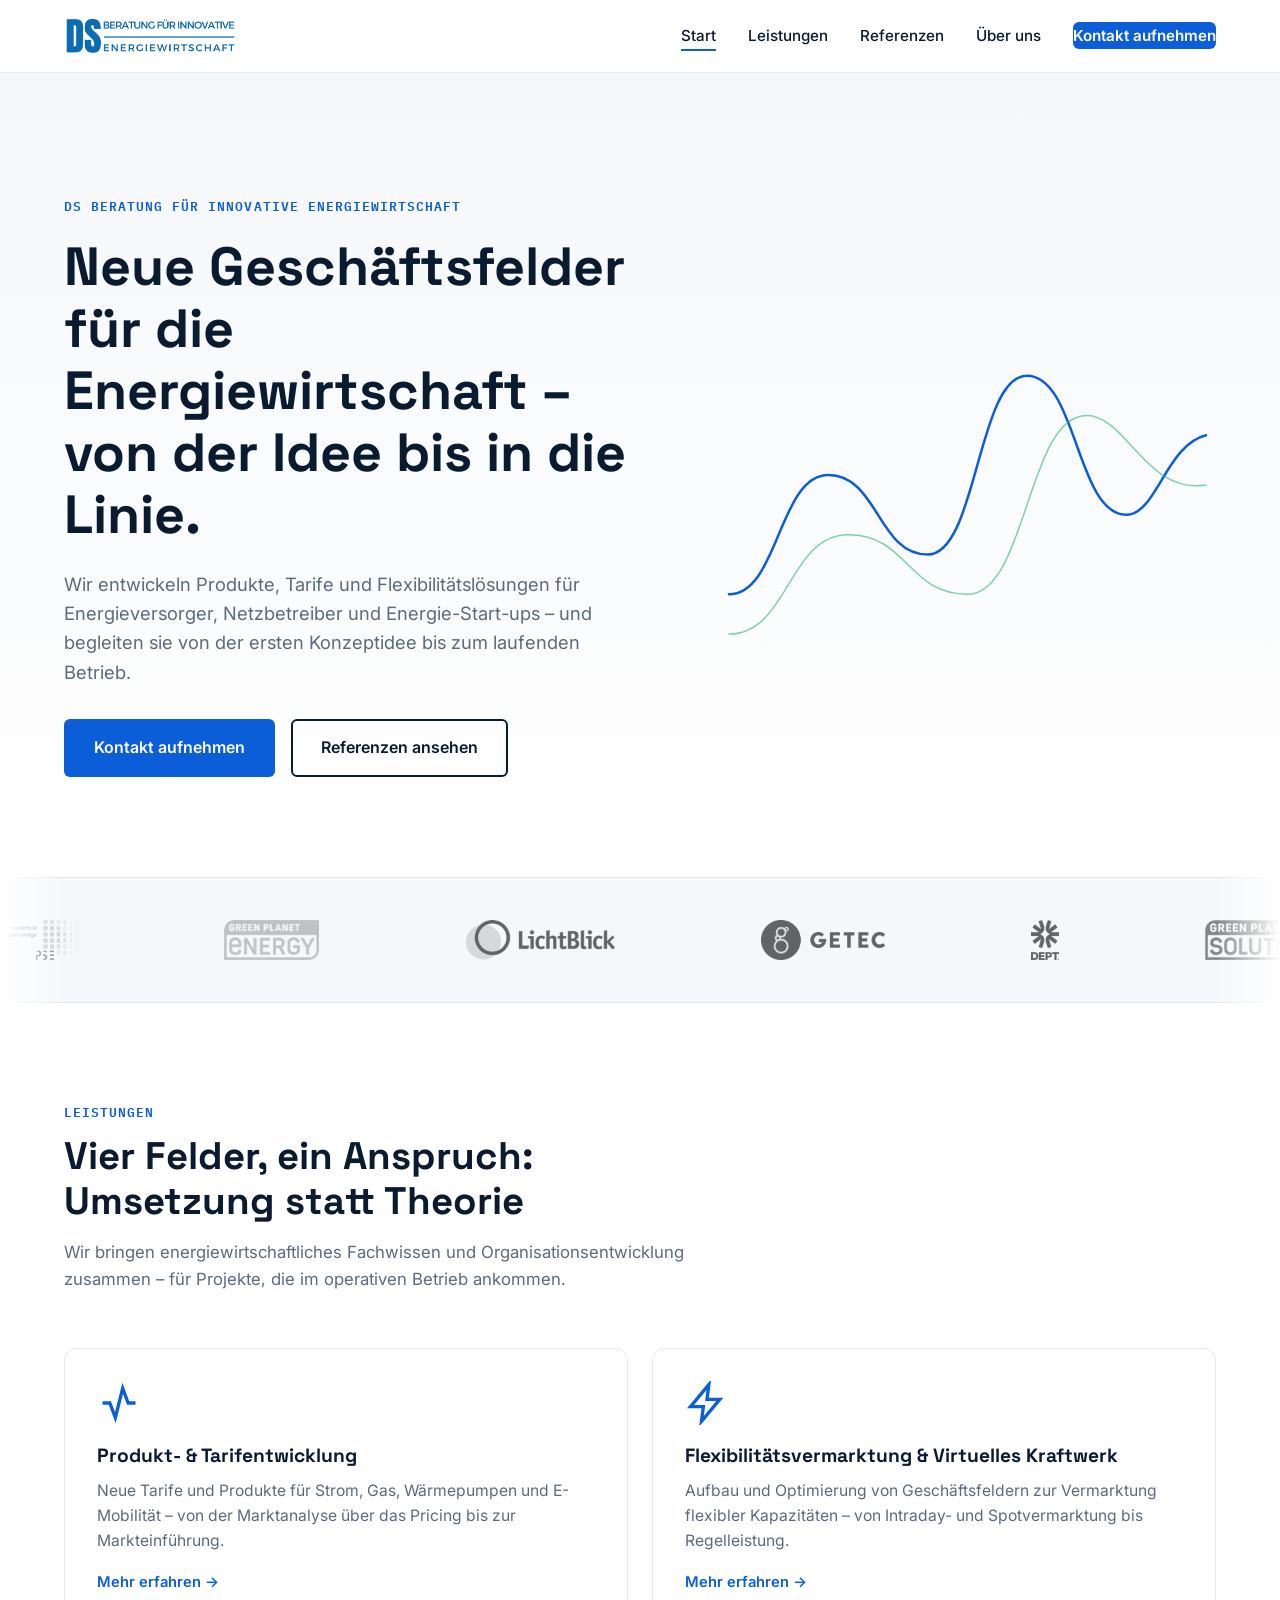
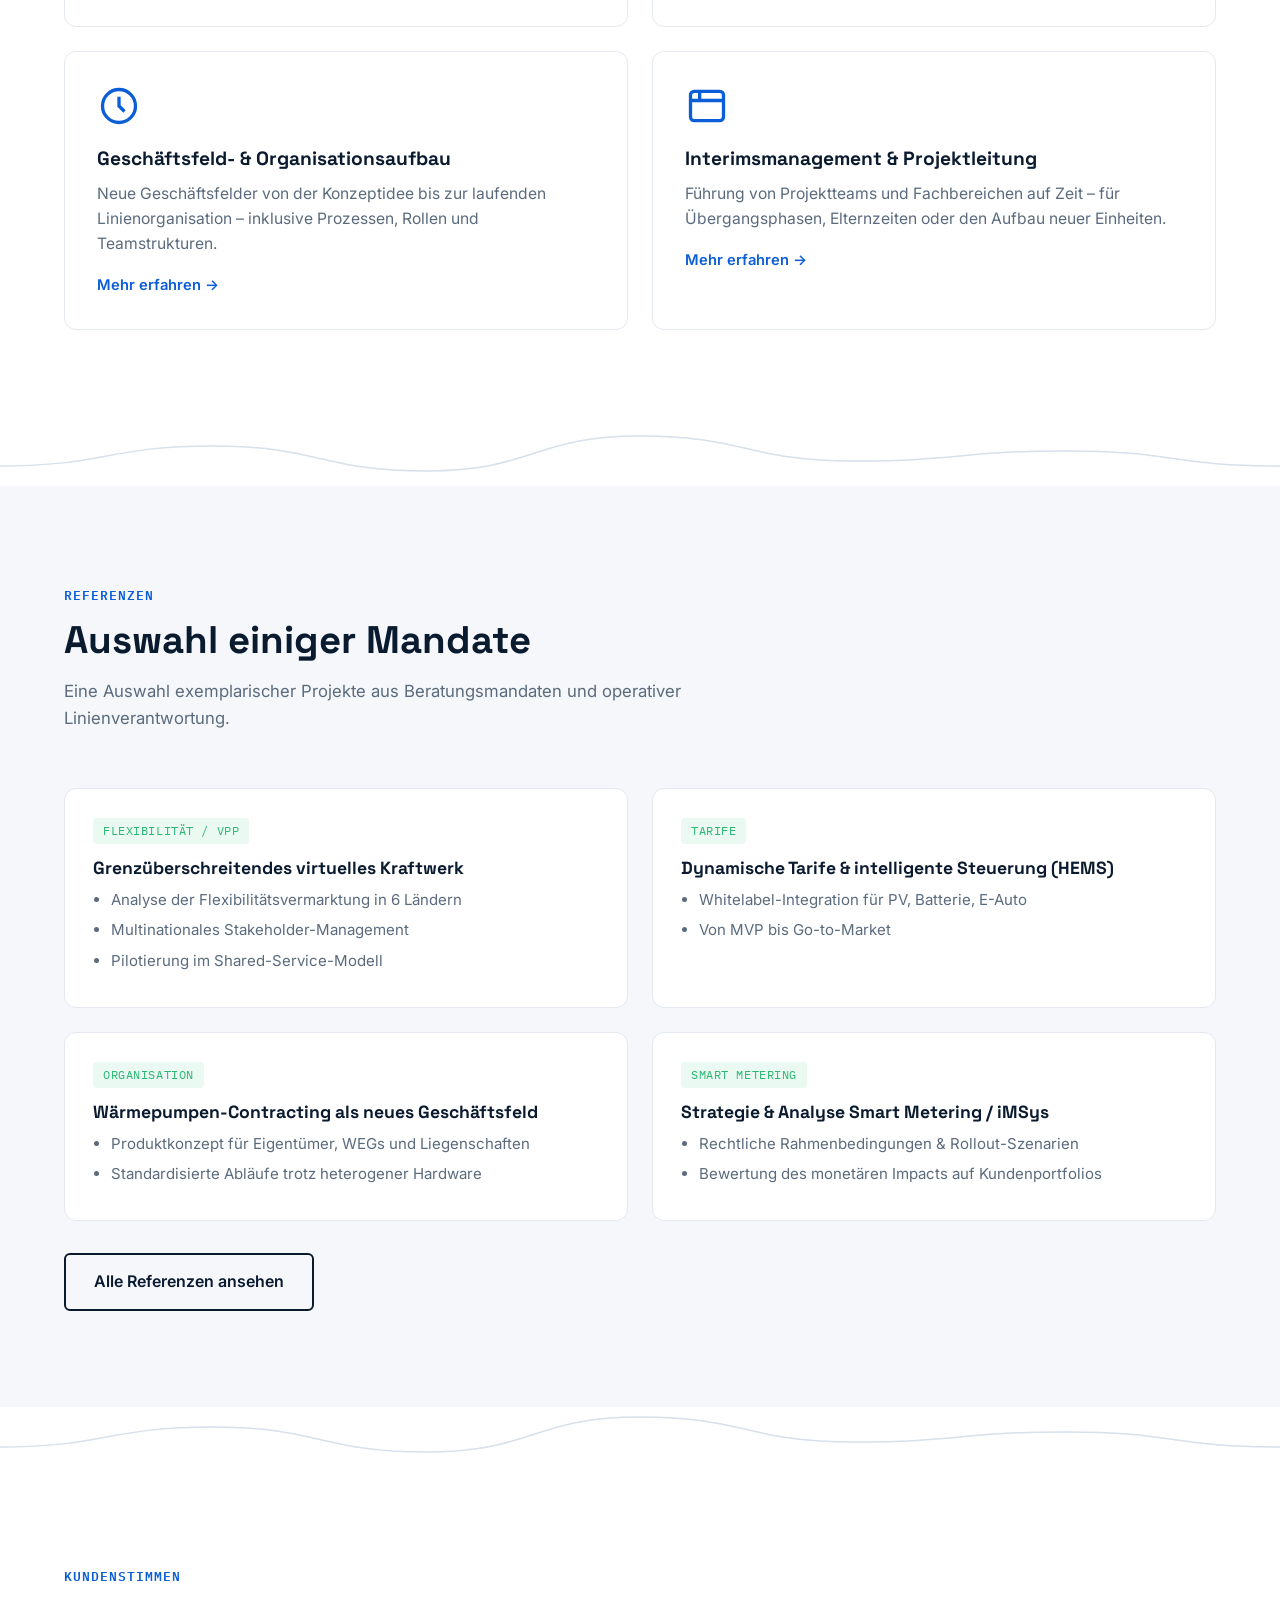
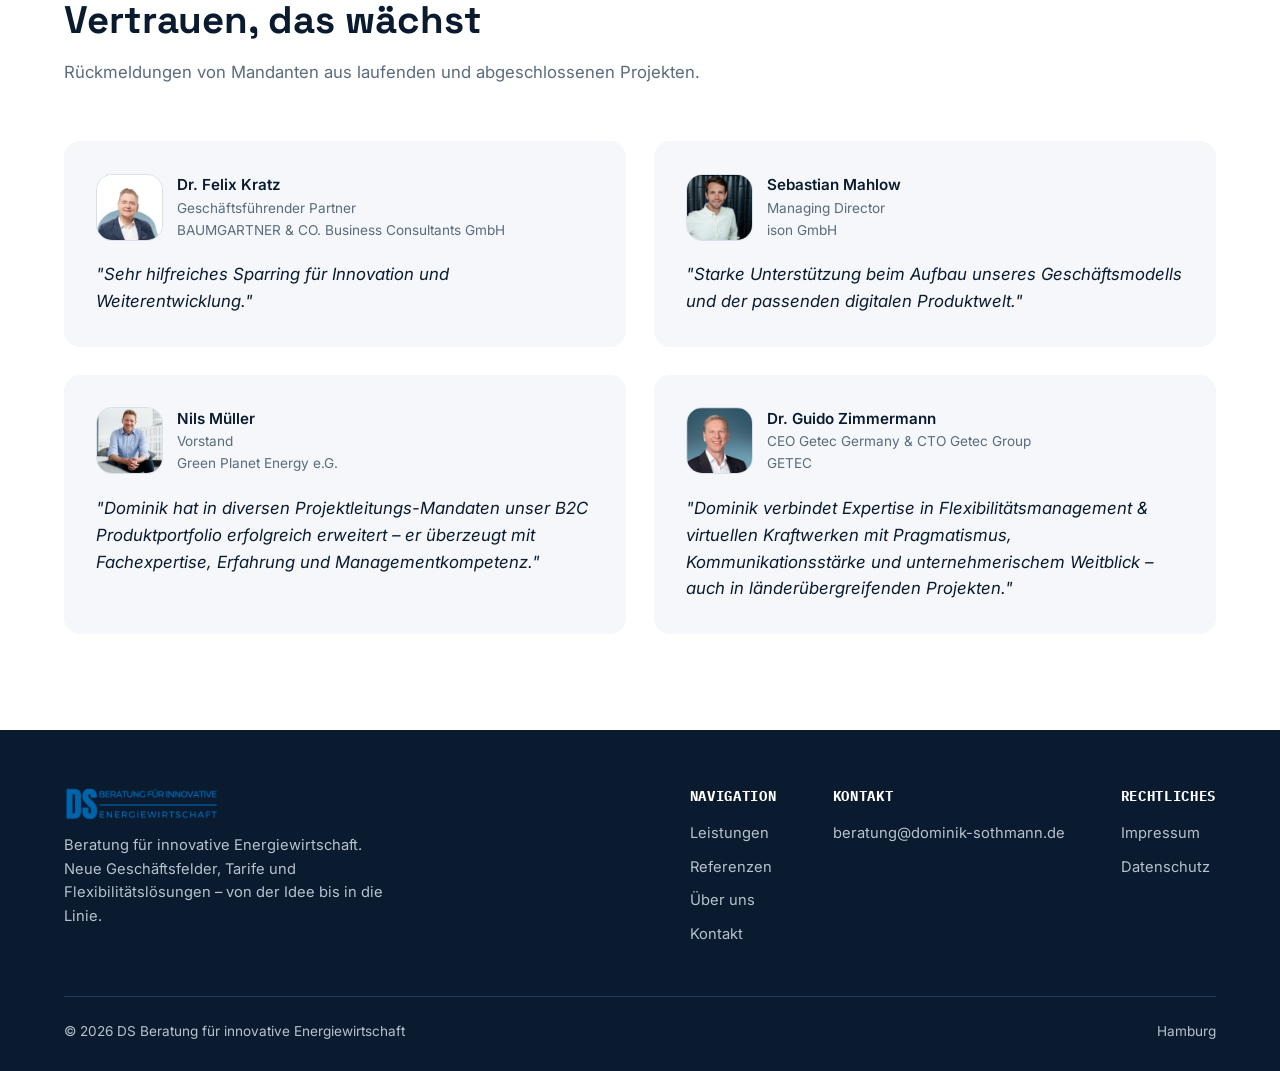
<file: index.html>
<!DOCTYPE html>
<html lang="de">
<head>
  <meta charset="UTF-8">
  <meta name="viewport" content="width=device-width, initial-scale=1.0">
  <title>DS Beratung für innovative Energiewirtschaft</title>
  <meta name="description" content="Beratung für Produktentwicklung, Flexibilitätsvermarktung, Geschäftsfeldaufbau und Interimsmanagement in der Energiewirtschaft.">
  <link rel="preconnect" href="https://fonts.googleapis.com">
  <link rel="preconnect" href="https://fonts.gstatic.com" crossorigin>
  <link href="https://fonts.googleapis.com/css2?family=Space+Grotesk:wght@500;700&family=Inter:wght@400;500;600;700&family=IBM+Plex+Mono:wght@500;600&display=swap" rel="stylesheet">
  <link rel="stylesheet" href="assets/css/style.css">
  <link rel="icon" type="image/png" href="assets/img/logo-square.png">
</head>
<body>
  <a href="#main" class="skip-link">Zum Inhalt springen</a>
  <header class="site-header">
    <div class="container">
      <a href="index.html" class="logo-link">
        <img src="assets/img/logo.png" alt="DS Beratung für innovative Energiewirtschaft">
      </a>
      <nav class="main-nav" aria-label="Hauptnavigation">
        <ul>
          <li><a href="index.html" class="active">Start</a></li>
          <li><a href="leistungen.html" class="">Leistungen</a></li>
          <li><a href="referenzen.html" class="">Referenzen</a></li>
          <li><a href="ueber-uns.html" class="">Über uns</a></li>
          <li><a href="kontakt.html" class="nav-cta">Kontakt aufnehmen</a></li>
        </ul>
      </nav>
    </div>
  </header>
  <main id="main">

    <section class="hero">
      <div class="container">
        <div class="hero-copy">
          <span class="eyebrow">DS Beratung für innovative Energiewirtschaft</span>
          <h1>Neue Geschäftsfelder für die Energiewirtschaft – von der Idee bis in die Linie.</h1>
          <p class="lead">Wir entwickeln Produkte, Tarife und Flexibilitätslösungen für Energieversorger, Netzbetreiber und Energie-Start-ups – und begleiten sie von der ersten Konzeptidee bis zum laufenden Betrieb.</p>
          <div style="display:flex; gap:16px; flex-wrap:wrap;">
            <a href="kontakt.html" class="btn btn-primary">Kontakt aufnehmen</a>
            <a href="referenzen.html" class="btn btn-outline">Referenzen ansehen</a>
          </div>
        </div>
        <div class="hero-visual">
          <svg class="loadcurve-svg" viewBox="0 0 500 380" xmlns="http://www.w3.org/2000/svg" aria-hidden="true">
        <path class="loadcurve-path" d="M10,300 C60,300 60,180 110,180 C160,180 160,260 210,260 C260,260 260,80 310,80 C360,80 360,220 410,220 C440,220 450,150 490,140" />
        <path class="loadcurve-path accent" d="M10,340 C70,340 70,240 130,240 C190,240 190,300 250,300 C310,300 310,120 370,120 C410,120 430,200 490,190" />
      </svg>
        </div>
      </div>
    </section>

    <section class="logo-marquee">
      <div class="marquee-track">
        <div class="marquee-content">
          <span class="marquee-logo"><img src="assets/img/logos/pse.png" alt="PSE AG" loading="lazy"></span>
          <span class="marquee-logo"><img src="assets/img/logos/greenplanet-energy.png" alt="Green Planet Energy" loading="lazy"></span>
          <span class="marquee-logo"><img src="assets/img/logos/lichtblick.png" alt="LichtBlick" loading="lazy"></span>
          <span class="marquee-logo"><img src="assets/img/logos/getec.png" alt="GETEC" loading="lazy"></span>
          <span class="marquee-logo"><img src="assets/img/logos/dept.png" alt="Dept" loading="lazy"></span>
          <span class="marquee-logo"><img src="assets/img/logos/greenplanet-solutions.png" alt="Green Planet Solutions" loading="lazy"></span>
          <span class="marquee-logo"><img src="assets/img/logos/baumgartner.png" alt="Baumgartner & Co." loading="lazy"></span>
          <span class="marquee-logo logo-on-dark"><img src="assets/img/logos/eson.png" alt="ESON" loading="lazy"></span>
        </div>
        <div class="marquee-content" aria-hidden="true">
          <span class="marquee-logo"><img src="assets/img/logos/pse.png" alt="PSE AG" loading="lazy"></span>
          <span class="marquee-logo"><img src="assets/img/logos/greenplanet-energy.png" alt="Green Planet Energy" loading="lazy"></span>
          <span class="marquee-logo"><img src="assets/img/logos/lichtblick.png" alt="LichtBlick" loading="lazy"></span>
          <span class="marquee-logo"><img src="assets/img/logos/getec.png" alt="GETEC" loading="lazy"></span>
          <span class="marquee-logo"><img src="assets/img/logos/dept.png" alt="Dept" loading="lazy"></span>
          <span class="marquee-logo"><img src="assets/img/logos/greenplanet-solutions.png" alt="Green Planet Solutions" loading="lazy"></span>
          <span class="marquee-logo"><img src="assets/img/logos/baumgartner.png" alt="Baumgartner & Co." loading="lazy"></span>
          <span class="marquee-logo logo-on-dark"><img src="assets/img/logos/eson.png" alt="ESON" loading="lazy"></span>
        </div>
      </div>
    </section>

    <section class="section">
      <div class="container">
        <div class="section-head">
          <span class="eyebrow">Leistungen</span>
          <h2>Vier Felder, ein Anspruch: Umsetzung statt Theorie</h2>
          <p>Wir bringen energiewirtschaftliches Fachwissen und Organisationsentwicklung zusammen – für Projekte, die im operativen Betrieb ankommen.</p>
        </div>
        <div class="service-grid">
          <div class="service-card">
            <div class="service-icon"><svg viewBox="0 0 24 24" fill="none" stroke-width="1.8"><path d="M3 12h4l3 8 4-16 3 8h4"/></svg></div>
            <h3>Produkt- & Tarifentwicklung</h3>
            <p>Neue Tarife und Produkte für Strom, Gas, Wärmepumpen und E-Mobilität – von der Marktanalyse über das Pricing bis zur Markteinführung.</p>
            <a href="leistungen.html#tarife">Mehr erfahren →</a>
          </div>
          <div class="service-card">
            <div class="service-icon"><svg viewBox="0 0 24 24" fill="none" stroke-width="1.8"><path d="M13 2 3 14h7l-1 8 10-12h-7z"/></svg></div>
            <h3>Flexibilitätsvermarktung & Virtuelles Kraftwerk</h3>
            <p>Aufbau und Optimierung von Geschäftsfeldern zur Vermarktung flexibler Kapazitäten – von Intraday- und Spotvermarktung bis Regelleistung.</p>
            <a href="leistungen.html#flex">Mehr erfahren →</a>
          </div>
          <div class="service-card">
            <div class="service-icon"><svg viewBox="0 0 24 24" fill="none" stroke-width="1.8"><circle cx="12" cy="12" r="9"/><path d="M12 7v5l3 3"/></svg></div>
            <h3>Geschäftsfeld- & Organisationsaufbau</h3>
            <p>Neue Geschäftsfelder von der Konzeptidee bis zur laufenden Linienorganisation – inklusive Prozessen, Rollen und Teamstrukturen.</p>
            <a href="leistungen.html#organisation">Mehr erfahren →</a>
          </div>
          <div class="service-card">
            <div class="service-icon"><svg viewBox="0 0 24 24" fill="none" stroke-width="1.8"><rect x="3" y="4" width="18" height="16" rx="2"/><path d="M3 9h18M8 4v5"/></svg></div>
            <h3>Interimsmanagement & Projektleitung</h3>
            <p>Führung von Projektteams und Fachbereichen auf Zeit – für Übergangsphasen, Elternzeiten oder den Aufbau neuer Einheiten.</p>
            <a href="leistungen.html#interim">Mehr erfahren →</a>
          </div>
        </div>
      </div>
    </section>

    <div class="divider" aria-hidden="true">
    <svg viewBox="0 0 1200 60" preserveAspectRatio="none" xmlns="http://www.w3.org/2000/svg">
      <path d="M0,40 C100,40 100,20 200,20 C300,20 300,45 400,45 C500,45 500,10 600,10 C700,10 700,35 800,35 C900,35 900,25 1000,25 C1100,25 1100,40 1200,40" />
    </svg>
  </div>

    <section class="section section-bg">
      <div class="container">
        <div class="section-head">
          <span class="eyebrow">Referenzen</span>
          <h2>Auswahl einiger Mandate</h2>
          <p>Eine Auswahl exemplarischer Projekte aus Beratungsmandaten und operativer Linienverantwortung.</p>
        </div>
        <div class="ref-grid">
          <div class="ref-card">
            <span class="ref-tag">Flexibilität / VPP</span>
            <h3>Grenzüberschreitendes virtuelles Kraftwerk</h3>
            <ul>
              <li>Analyse der Flexibilitätsvermarktung in 6 Ländern</li>
              <li>Multinationales Stakeholder-Management</li>
              <li>Pilotierung im Shared-Service-Modell</li>
            </ul>
          </div>
          <div class="ref-card">
            <span class="ref-tag">Tarife</span>
            <h3>Dynamische Tarife & intelligente Steuerung (HEMS)</h3>
            <ul>
              <li>Whitelabel-Integration für PV, Batterie, E-Auto</li>
              <li>Von MVP bis Go-to-Market</li>
            </ul>
          </div>
          <div class="ref-card">
            <span class="ref-tag">Organisation</span>
            <h3>Wärmepumpen-Contracting als neues Geschäftsfeld</h3>
            <ul>
              <li>Produktkonzept für Eigentümer, WEGs und Liegenschaften</li>
              <li>Standardisierte Abläufe trotz heterogener Hardware</li>
            </ul>
          </div>
          <div class="ref-card">
            <span class="ref-tag">Smart Metering</span>
            <h3>Strategie & Analyse Smart Metering / iMSys</h3>
            <ul>
              <li>Rechtliche Rahmenbedingungen & Rollout-Szenarien</li>
              <li>Bewertung des monetären Impacts auf Kundenportfolios</li>
            </ul>
          </div>
        </div>
        <div style="margin-top:32px;">
          <a href="referenzen.html" class="btn btn-outline">Alle Referenzen ansehen</a>
        </div>
      </div>
    </section>

    <div class="divider" aria-hidden="true">
    <svg viewBox="0 0 1200 60" preserveAspectRatio="none" xmlns="http://www.w3.org/2000/svg">
      <path d="M0,40 C100,40 100,20 200,20 C300,20 300,45 400,45 C500,45 500,10 600,10 C700,10 700,35 800,35 C900,35 900,25 1000,25 C1100,25 1100,40 1200,40" />
    </svg>
  </div>

    <section class="section">
      <div class="container">
        <div class="section-head">
          <span class="eyebrow">Kundenstimmen</span>
          <h2>Vertrauen, das wächst</h2>
          <p>Rückmeldungen von Mandanten aus laufenden und abgeschlossenen Projekten.</p>
        </div>
        <div class="testimonial-grid">
          <div class="testimonial-card">
            <div class="testimonial-author">
              <div class="testimonial-avatar">
                <img src="assets/img/testimonials/felix-kratz.png" alt="Dr. Felix Kratz">
              </div>
              <div class="testimonial-author-info">
                <div class="name">Dr. Felix Kratz</div>
                <div class="position">Geschäftsführender Partner</div>
                <div class="company">BAUMGARTNER &amp; CO. Business Consultants GmbH</div>
              </div>
            </div>
            <p class="testimonial-quote">"Sehr hilfreiches Sparring für Innovation und Weiterentwicklung."</p>
          </div>
          <div class="testimonial-card">
            <div class="testimonial-author">
              <div class="testimonial-avatar">
                <img src="assets/img/testimonials/sebastian-mahlow.png" alt="Sebastian Mahlow">
              </div>
              <div class="testimonial-author-info">
                <div class="name">Sebastian Mahlow</div>
                <div class="position">Managing Director</div>
                <div class="company">ison GmbH</div>
              </div>
            </div>
            <p class="testimonial-quote">"Starke Unterstützung beim Aufbau unseres Geschäftsmodells und der passenden digitalen Produktwelt."</p>
          </div>
          <div class="testimonial-card">
            <div class="testimonial-author">
              <div class="testimonial-avatar">
                <img src="assets/img/testimonials/nils-mueller.png" alt="Nils Müller">
              </div>
              <div class="testimonial-author-info">
                <div class="name">Nils Müller</div>
                <div class="position">Vorstand</div>
                <div class="company">Green Planet Energy e.G.</div>
              </div>
            </div>
            <p class="testimonial-quote">"Dominik hat in diversen Projektleitungs-Mandaten unser B2C Produktportfolio erfolgreich erweitert – er überzeugt mit Fachexpertise, Erfahrung und Managementkompetenz."</p>
          </div>
          <div class="testimonial-card">
            <div class="testimonial-author">
              <div class="testimonial-avatar">
                <img src="assets/img/testimonials/guido-zimmermann.png" alt="Dr. Guido Zimmermann">
              </div>
              <div class="testimonial-author-info">
                <div class="name">Dr. Guido Zimmermann</div>
                <div class="position">CEO Getec Germany &amp; CTO Getec Group</div>
                <div class="company">GETEC</div>
              </div>
            </div>
            <p class="testimonial-quote">"Dominik verbindet Expertise in Flexibilitätsmanagement &amp; virtuellen Kraftwerken mit Pragmatismus, Kommunikationsstärke und unternehmerischem Weitblick – auch in länderübergreifenden Projekten."</p>
          </div>
        </div>
      </div>
    </section>

  </main>
  <footer class="site-footer">
    <div class="container">
      <div class="footer-top">
        <div class="footer-brand">
          <img src="assets/img/logo.png" alt="DS Beratung">
          <p>Beratung für innovative Energiewirtschaft. Neue Geschäftsfelder, Tarife und Flexibilitätslösungen – von der Idee bis in die Linie.</p>
        </div>
        <div class="footer-links">
          <div class="footer-col">
            <h5>Navigation</h5>
            <a href="leistungen.html">Leistungen</a>
            <a href="referenzen.html">Referenzen</a>
            <a href="ueber-uns.html">Über uns</a>
            <a href="kontakt.html">Kontakt</a>
          </div>
          <div class="footer-col">
            <h5>Kontakt</h5>
            <a href="mailto:beratung@dominik-sothmann.de">beratung@dominik-sothmann.de</a>
          </div>
          <div class="footer-col">
            <h5>Rechtliches</h5>
            <a href="impressum.html">Impressum</a>
            <a href="datenschutz.html">Datenschutz</a>
          </div>
        </div>
      </div>
      <div class="footer-bottom">
        <span>© 2026 DS Beratung für innovative Energiewirtschaft</span>
        <span>Hamburg</span>
      </div>
    </div>
  </footer>
  <script src="assets/js/main.js"></script>
</body>
</html>
</file>
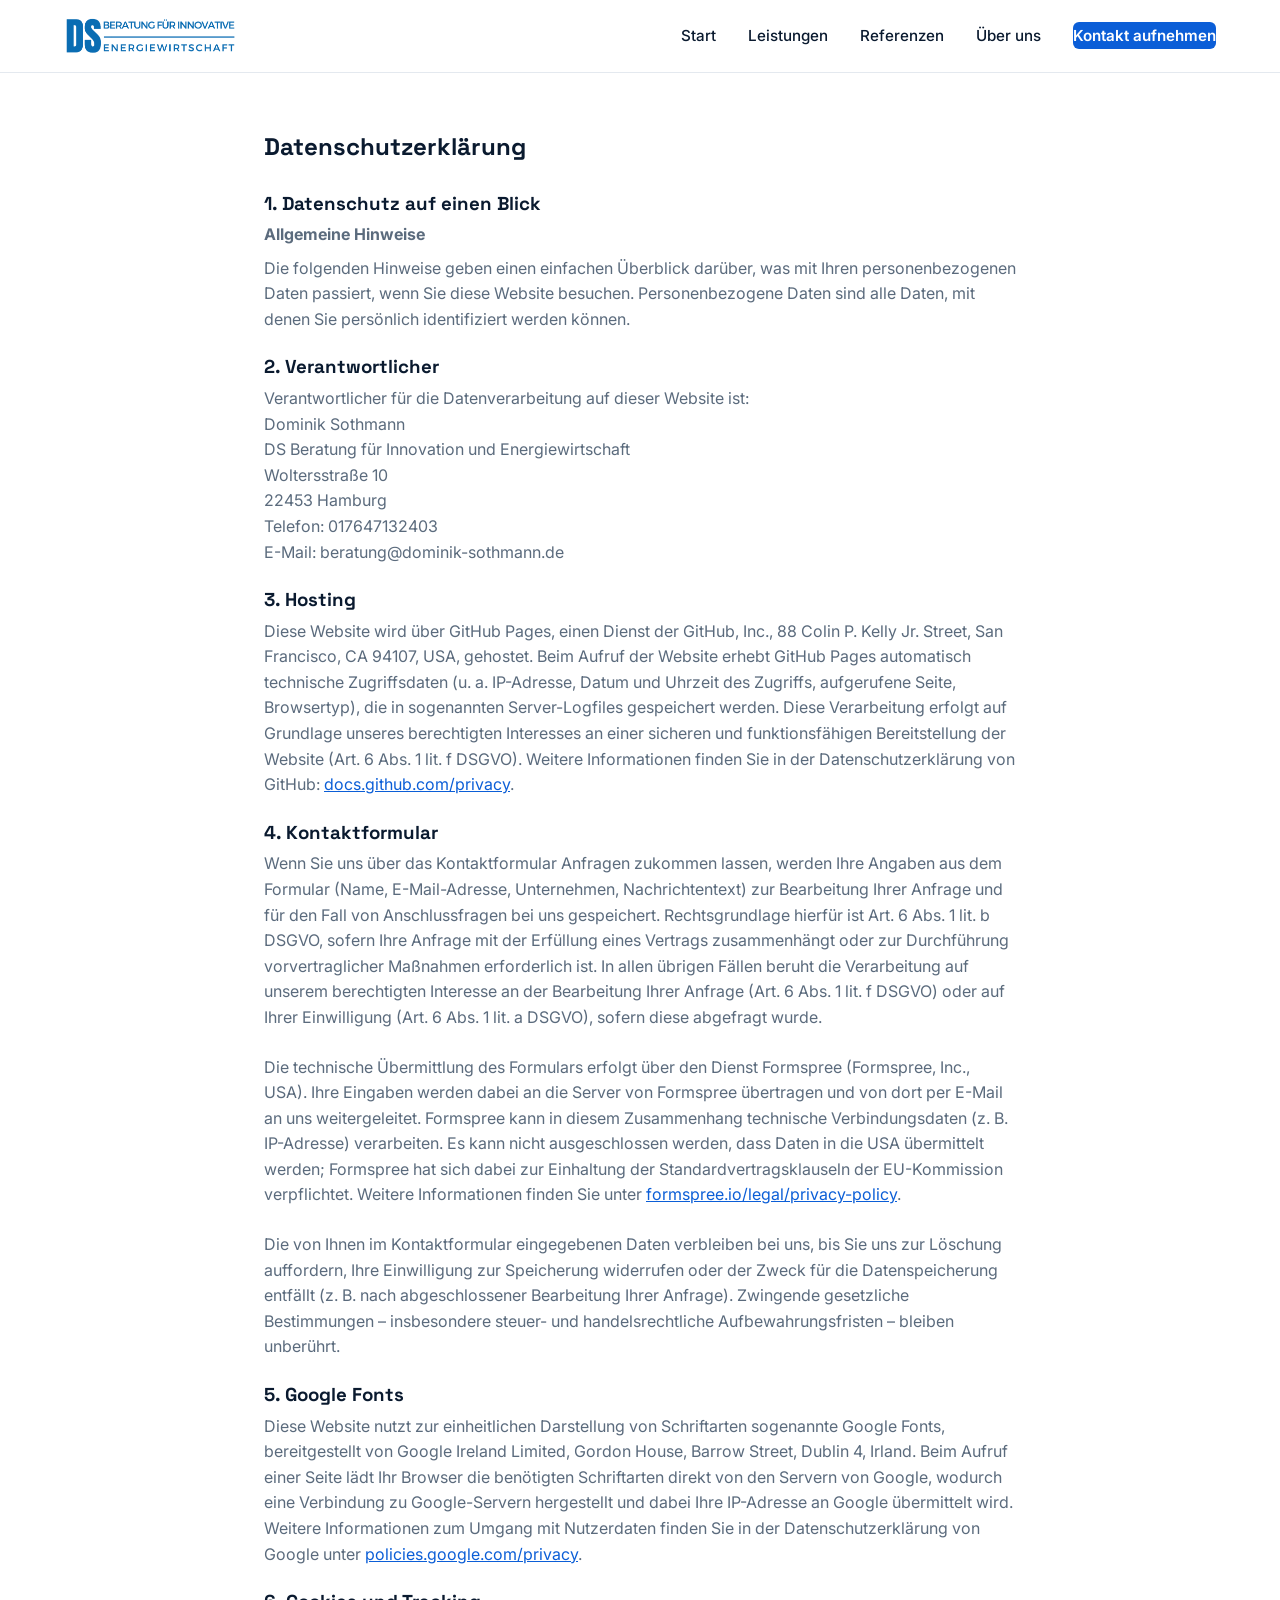
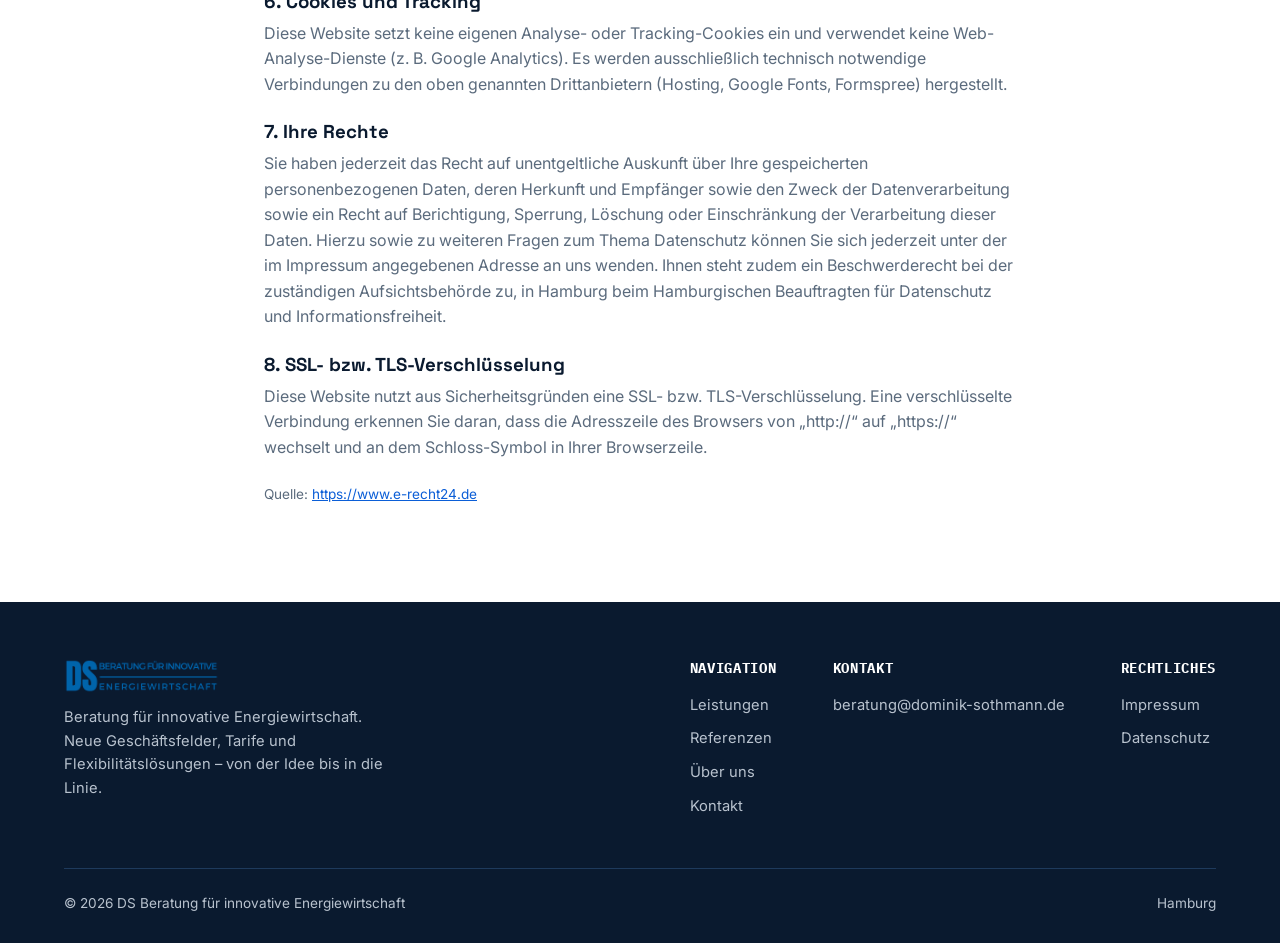
<file: datenschutz.html>
<!DOCTYPE html>
<html lang="de">
<head>
  <meta charset="UTF-8">
  <meta name="viewport" content="width=device-width, initial-scale=1.0">
  <title>Datenschutz – DS Beratung</title>
  <meta name="description" content="Datenschutzerklärung von DS Beratung.">
  <link rel="preconnect" href="https://fonts.googleapis.com">
  <link rel="preconnect" href="https://fonts.gstatic.com" crossorigin>
  <link href="https://fonts.googleapis.com/css2?family=Space+Grotesk:wght@500;700&family=Inter:wght@400;500;600;700&family=IBM+Plex+Mono:wght@500;600&display=swap" rel="stylesheet">
  <link rel="stylesheet" href="assets/css/style.css">
  <link rel="icon" type="image/png" href="assets/img/logo-square.png">
</head>
<body>
  <a href="#main" class="skip-link">Zum Inhalt springen</a>
  <header class="site-header">
    <div class="container">
      <a href="index.html" class="logo-link">
        <img src="assets/img/logo.png" alt="DS Beratung für innovative Energiewirtschaft">
      </a>
      <nav class="main-nav" aria-label="Hauptnavigation">
        <ul>
          <li><a href="index.html" class="">Start</a></li>
          <li><a href="leistungen.html" class="">Leistungen</a></li>
          <li><a href="referenzen.html" class="">Referenzen</a></li>
          <li><a href="ueber-uns.html" class="">Über uns</a></li>
          <li><a href="kontakt.html" class="nav-cta">Kontakt aufnehmen</a></li>
        </ul>
      </nav>
    </div>
  </header>
  <main id="main">

    <section class="section" style="padding-top:60px;">
      <div class="container" style="max-width:800px;">
        <h1 style="margin-bottom:32px;">Datenschutzerklärung</h1>

        <h3 style="margin-bottom:8px;">1. Datenschutz auf einen Blick</h3>
        <p style="color:var(--color-neutral); margin-bottom:8px;"><strong>Allgemeine Hinweise</strong></p>
        <p style="color:var(--color-neutral); margin-bottom:24px;">
          Die folgenden Hinweise geben einen einfachen Überblick darüber, was mit Ihren personenbezogenen Daten passiert, wenn Sie diese Website besuchen. Personenbezogene Daten sind alle Daten, mit denen Sie persönlich identifiziert werden können.
        </p>

        <h3 style="margin-bottom:8px;">2. Verantwortlicher</h3>
        <p style="color:var(--color-neutral); margin-bottom:24px;">
          Verantwortlicher für die Datenverarbeitung auf dieser Website ist:<br>
          Dominik Sothmann<br>
          DS Beratung für Innovation und Energiewirtschaft<br>
          Woltersstraße 10<br>
          22453 Hamburg<br>
          Telefon: 017647132403<br>
          E-Mail: beratung@dominik-sothmann.de
        </p>

        <h3 style="margin-bottom:8px;">3. Hosting</h3>
        <p style="color:var(--color-neutral); margin-bottom:24px;">
          Diese Website wird über GitHub Pages, einen Dienst der GitHub, Inc., 88 Colin P. Kelly Jr. Street, San Francisco, CA 94107, USA, gehostet. Beim Aufruf der Website erhebt GitHub Pages automatisch technische Zugriffsdaten (u. a. IP-Adresse, Datum und Uhrzeit des Zugriffs, aufgerufene Seite, Browsertyp), die in sogenannten Server-Logfiles gespeichert werden. Diese Verarbeitung erfolgt auf Grundlage unseres berechtigten Interesses an einer sicheren und funktionsfähigen Bereitstellung der Website (Art. 6 Abs. 1 lit. f DSGVO). Weitere Informationen finden Sie in der Datenschutzerklärung von GitHub: <a href="https://docs.github.com/en/site-policy/privacy-policies/github-privacy-statement" style="color:var(--color-primary); text-decoration:underline;">docs.github.com/privacy</a>.
        </p>

        <h3 style="margin-bottom:8px;">4. Kontaktformular</h3>
        <p style="color:var(--color-neutral); margin-bottom:24px;">
          Wenn Sie uns über das Kontaktformular Anfragen zukommen lassen, werden Ihre Angaben aus dem Formular (Name, E-Mail-Adresse, Unternehmen, Nachrichtentext) zur Bearbeitung Ihrer Anfrage und für den Fall von Anschlussfragen bei uns gespeichert. Rechtsgrundlage hierfür ist Art. 6 Abs. 1 lit. b DSGVO, sofern Ihre Anfrage mit der Erfüllung eines Vertrags zusammenhängt oder zur Durchführung vorvertraglicher Maßnahmen erforderlich ist. In allen übrigen Fällen beruht die Verarbeitung auf unserem berechtigten Interesse an der Bearbeitung Ihrer Anfrage (Art. 6 Abs. 1 lit. f DSGVO) oder auf Ihrer Einwilligung (Art. 6 Abs. 1 lit. a DSGVO), sofern diese abgefragt wurde.
        </p>
        <p style="color:var(--color-neutral); margin-bottom:24px;">
          Die technische Übermittlung des Formulars erfolgt über den Dienst Formspree (Formspree, Inc., USA). Ihre Eingaben werden dabei an die Server von Formspree übertragen und von dort per E-Mail an uns weitergeleitet. Formspree kann in diesem Zusammenhang technische Verbindungsdaten (z. B. IP-Adresse) verarbeiten. Es kann nicht ausgeschlossen werden, dass Daten in die USA übermittelt werden; Formspree hat sich dabei zur Einhaltung der Standardvertragsklauseln der EU-Kommission verpflichtet. Weitere Informationen finden Sie unter <a href="https://formspree.io/legal/privacy-policy" style="color:var(--color-primary); text-decoration:underline;">formspree.io/legal/privacy-policy</a>.
        </p>
        <p style="color:var(--color-neutral); margin-bottom:24px;">
          Die von Ihnen im Kontaktformular eingegebenen Daten verbleiben bei uns, bis Sie uns zur Löschung auffordern, Ihre Einwilligung zur Speicherung widerrufen oder der Zweck für die Datenspeicherung entfällt (z. B. nach abgeschlossener Bearbeitung Ihrer Anfrage). Zwingende gesetzliche Bestimmungen – insbesondere steuer- und handelsrechtliche Aufbewahrungsfristen – bleiben unberührt.
        </p>

        <h3 style="margin-bottom:8px;">5. Google Fonts</h3>
        <p style="color:var(--color-neutral); margin-bottom:24px;">
          Diese Website nutzt zur einheitlichen Darstellung von Schriftarten sogenannte Google Fonts, bereitgestellt von Google Ireland Limited, Gordon House, Barrow Street, Dublin 4, Irland. Beim Aufruf einer Seite lädt Ihr Browser die benötigten Schriftarten direkt von den Servern von Google, wodurch eine Verbindung zu Google-Servern hergestellt und dabei Ihre IP-Adresse an Google übermittelt wird. Weitere Informationen zum Umgang mit Nutzerdaten finden Sie in der Datenschutzerklärung von Google unter <a href="https://policies.google.com/privacy?hl=de" style="color:var(--color-primary); text-decoration:underline;">policies.google.com/privacy</a>.
        </p>

        <h3 style="margin-bottom:8px;">6. Cookies und Tracking</h3>
        <p style="color:var(--color-neutral); margin-bottom:24px;">
          Diese Website setzt keine eigenen Analyse- oder Tracking-Cookies ein und verwendet keine Web-Analyse-Dienste (z. B. Google Analytics). Es werden ausschließlich technisch notwendige Verbindungen zu den oben genannten Drittanbietern (Hosting, Google Fonts, Formspree) hergestellt.
        </p>

        <h3 style="margin-bottom:8px;">7. Ihre Rechte</h3>
        <p style="color:var(--color-neutral); margin-bottom:24px;">
          Sie haben jederzeit das Recht auf unentgeltliche Auskunft über Ihre gespeicherten personenbezogenen Daten, deren Herkunft und Empfänger sowie den Zweck der Datenverarbeitung sowie ein Recht auf Berichtigung, Sperrung, Löschung oder Einschränkung der Verarbeitung dieser Daten. Hierzu sowie zu weiteren Fragen zum Thema Datenschutz können Sie sich jederzeit unter der im Impressum angegebenen Adresse an uns wenden. Ihnen steht zudem ein Beschwerderecht bei der zuständigen Aufsichtsbehörde zu, in Hamburg beim Hamburgischen Beauftragten für Datenschutz und Informationsfreiheit.
        </p>

        <h3 style="margin-bottom:8px;">8. SSL- bzw. TLS-Verschlüsselung</h3>
        <p style="color:var(--color-neutral); margin-bottom:24px;">
          Diese Website nutzt aus Sicherheitsgründen eine SSL- bzw. TLS-Verschlüsselung. Eine verschlüsselte Verbindung erkennen Sie daran, dass die Adresszeile des Browsers von „http://“ auf „https://“ wechselt und an dem Schloss-Symbol in Ihrer Browserzeile.
        </p>

        <p style="color:var(--color-neutral); font-size:0.85rem;">
          Quelle: <a href="https://www.e-recht24.de" style="color:var(--color-primary); text-decoration:underline;">https://www.e-recht24.de</a>
        </p>
      </div>
    </section>

  </main>
  <footer class="site-footer">
    <div class="container">
      <div class="footer-top">
        <div class="footer-brand">
          <img src="assets/img/logo.png" alt="DS Beratung">
          <p>Beratung für innovative Energiewirtschaft. Neue Geschäftsfelder, Tarife und Flexibilitätslösungen – von der Idee bis in die Linie.</p>
        </div>
        <div class="footer-links">
          <div class="footer-col">
            <h5>Navigation</h5>
            <a href="leistungen.html">Leistungen</a>
            <a href="referenzen.html">Referenzen</a>
            <a href="ueber-uns.html">Über uns</a>
            <a href="kontakt.html">Kontakt</a>
          </div>
          <div class="footer-col">
            <h5>Kontakt</h5>
            <a href="mailto:beratung@dominik-sothmann.de">beratung@dominik-sothmann.de</a>
          </div>
          <div class="footer-col">
            <h5>Rechtliches</h5>
            <a href="impressum.html">Impressum</a>
            <a href="datenschutz.html">Datenschutz</a>
          </div>
        </div>
      </div>
      <div class="footer-bottom">
        <span>© 2026 DS Beratung für innovative Energiewirtschaft</span>
        <span>Hamburg</span>
      </div>
    </div>
  </footer>
  <script src="assets/js/main.js"></script>
</body>
</html>
</file>
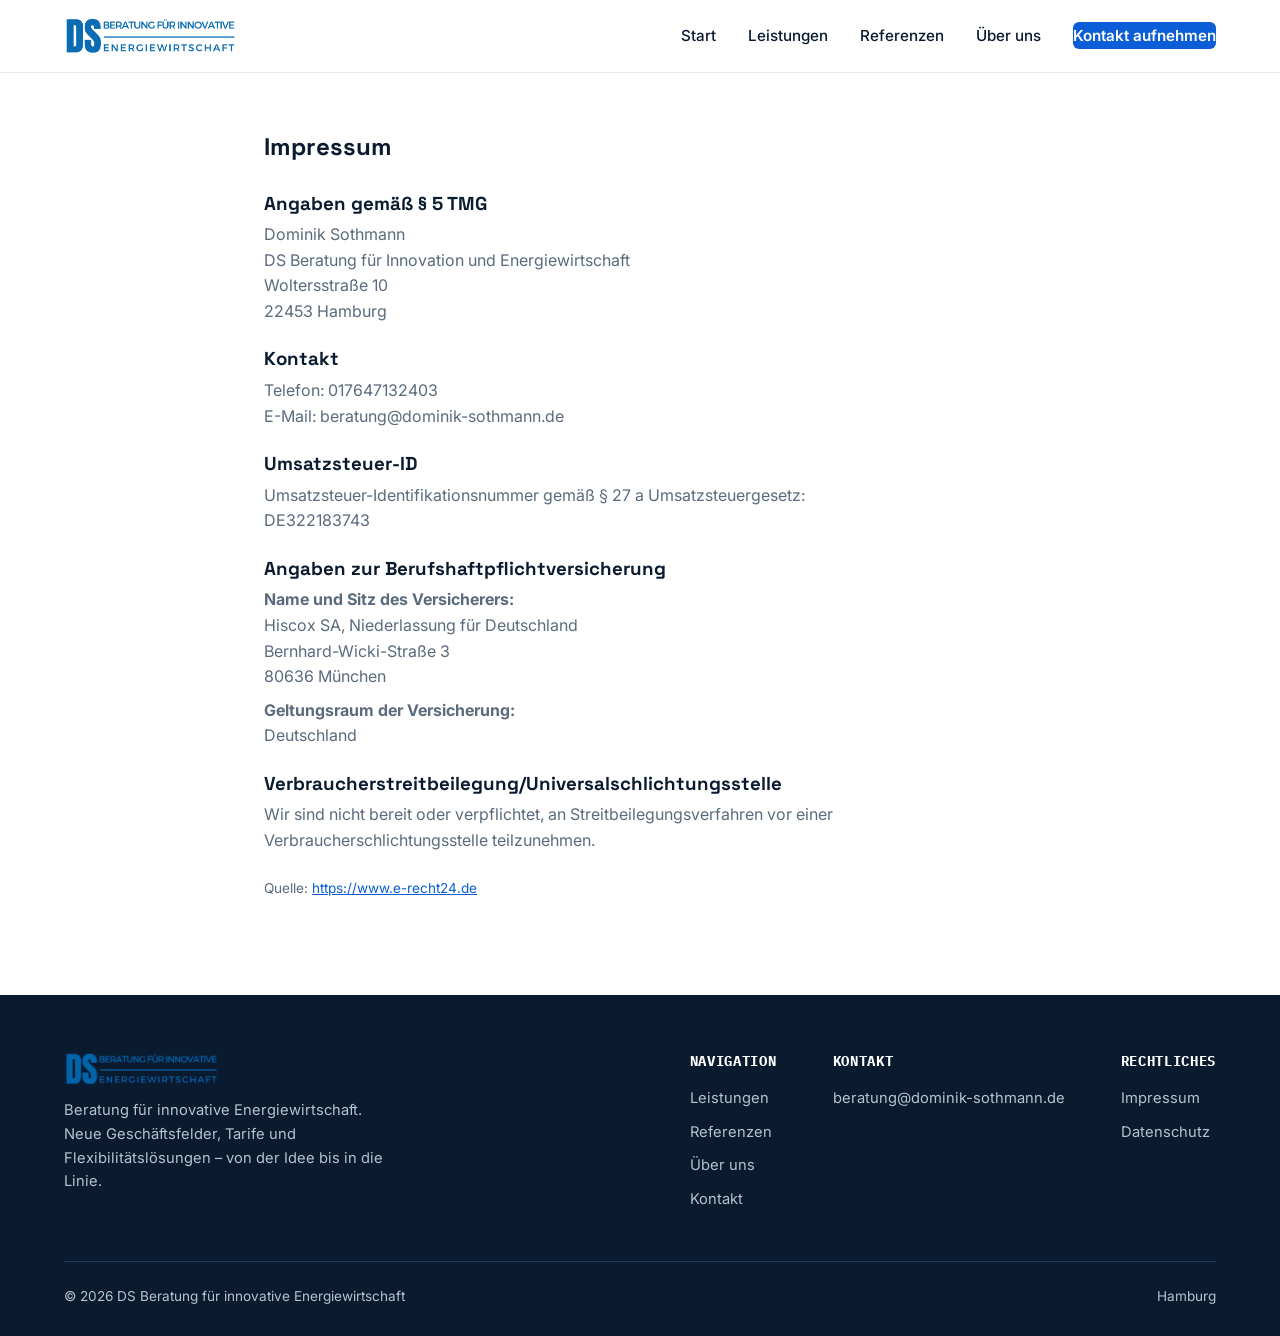
<file: impressum.html>
<!DOCTYPE html>
<html lang="de">
<head>
  <meta charset="UTF-8">
  <meta name="viewport" content="width=device-width, initial-scale=1.0">
  <title>Impressum – DS Beratung</title>
  <meta name="description" content="Impressum von DS Beratung.">
  <link rel="preconnect" href="https://fonts.googleapis.com">
  <link rel="preconnect" href="https://fonts.gstatic.com" crossorigin>
  <link href="https://fonts.googleapis.com/css2?family=Space+Grotesk:wght@500;700&family=Inter:wght@400;500;600;700&family=IBM+Plex+Mono:wght@500;600&display=swap" rel="stylesheet">
  <link rel="stylesheet" href="assets/css/style.css">
  <link rel="icon" type="image/png" href="assets/img/logo-square.png">
</head>
<body>
  <a href="#main" class="skip-link">Zum Inhalt springen</a>
  <header class="site-header">
    <div class="container">
      <a href="index.html" class="logo-link">
        <img src="assets/img/logo.png" alt="DS Beratung für innovative Energiewirtschaft">
      </a>
      <nav class="main-nav" aria-label="Hauptnavigation">
        <ul>
          <li><a href="index.html" class="">Start</a></li>
          <li><a href="leistungen.html" class="">Leistungen</a></li>
          <li><a href="referenzen.html" class="">Referenzen</a></li>
          <li><a href="ueber-uns.html" class="">Über uns</a></li>
          <li><a href="kontakt.html" class="nav-cta">Kontakt aufnehmen</a></li>
        </ul>
      </nav>
    </div>
  </header>
  <main id="main">

    <section class="section" style="padding-top:60px;">
      <div class="container" style="max-width:800px;">
        <h1 style="margin-bottom:32px;">Impressum</h1>
        <h3 style="margin-bottom:8px;">Angaben gemäß § 5 TMG</h3>
        <p style="color:var(--color-neutral); margin-bottom:24px;">
          Dominik Sothmann<br>
          DS Beratung für Innovation und Energiewirtschaft<br>
          Woltersstraße 10<br>
          22453 Hamburg
        </p>
        <h3 style="margin-bottom:8px;">Kontakt</h3>
        <p style="color:var(--color-neutral); margin-bottom:24px;">
          Telefon: 017647132403<br>
          E-Mail: beratung@dominik-sothmann.de
        </p>
        <h3 style="margin-bottom:8px;">Umsatzsteuer-ID</h3>
        <p style="color:var(--color-neutral); margin-bottom:24px;">
          Umsatzsteuer-Identifikationsnummer gemäß § 27 a Umsatzsteuergesetz:<br>
          DE322183743
        </p>
        <h3 style="margin-bottom:8px;">Angaben zur Berufshaftpflichtversicherung</h3>
        <p style="color:var(--color-neutral); margin-bottom:8px;">
          <strong>Name und Sitz des Versicherers:</strong><br>
          Hiscox SA, Niederlassung für Deutschland<br>
          Bernhard-Wicki-Straße 3<br>
          80636 München
        </p>
        <p style="color:var(--color-neutral); margin-bottom:24px;">
          <strong>Geltungsraum der Versicherung:</strong><br>
          Deutschland
        </p>
        <h3 style="margin-bottom:8px;">Verbraucherstreitbeilegung/Universalschlichtungsstelle</h3>
        <p style="color:var(--color-neutral); margin-bottom:24px;">
          Wir sind nicht bereit oder verpflichtet, an Streitbeilegungsverfahren vor einer Verbraucherschlichtungsstelle teilzunehmen.
        </p>
        <p style="color:var(--color-neutral); font-size:0.85rem;">
          Quelle: <a href="https://www.e-recht24.de" style="color:var(--color-primary); text-decoration:underline;">https://www.e-recht24.de</a>
        </p>
      </div>
    </section>

  </main>
  <footer class="site-footer">
    <div class="container">
      <div class="footer-top">
        <div class="footer-brand">
          <img src="assets/img/logo.png" alt="DS Beratung">
          <p>Beratung für innovative Energiewirtschaft. Neue Geschäftsfelder, Tarife und Flexibilitätslösungen – von der Idee bis in die Linie.</p>
        </div>
        <div class="footer-links">
          <div class="footer-col">
            <h5>Navigation</h5>
            <a href="leistungen.html">Leistungen</a>
            <a href="referenzen.html">Referenzen</a>
            <a href="ueber-uns.html">Über uns</a>
            <a href="kontakt.html">Kontakt</a>
          </div>
          <div class="footer-col">
            <h5>Kontakt</h5>
            <a href="mailto:beratung@dominik-sothmann.de">beratung@dominik-sothmann.de</a>
          </div>
          <div class="footer-col">
            <h5>Rechtliches</h5>
            <a href="impressum.html">Impressum</a>
            <a href="datenschutz.html">Datenschutz</a>
          </div>
        </div>
      </div>
      <div class="footer-bottom">
        <span>© 2026 DS Beratung für innovative Energiewirtschaft</span>
        <span>Hamburg</span>
      </div>
    </div>
  </footer>
  <script src="assets/js/main.js"></script>
</body>
</html>
</file>
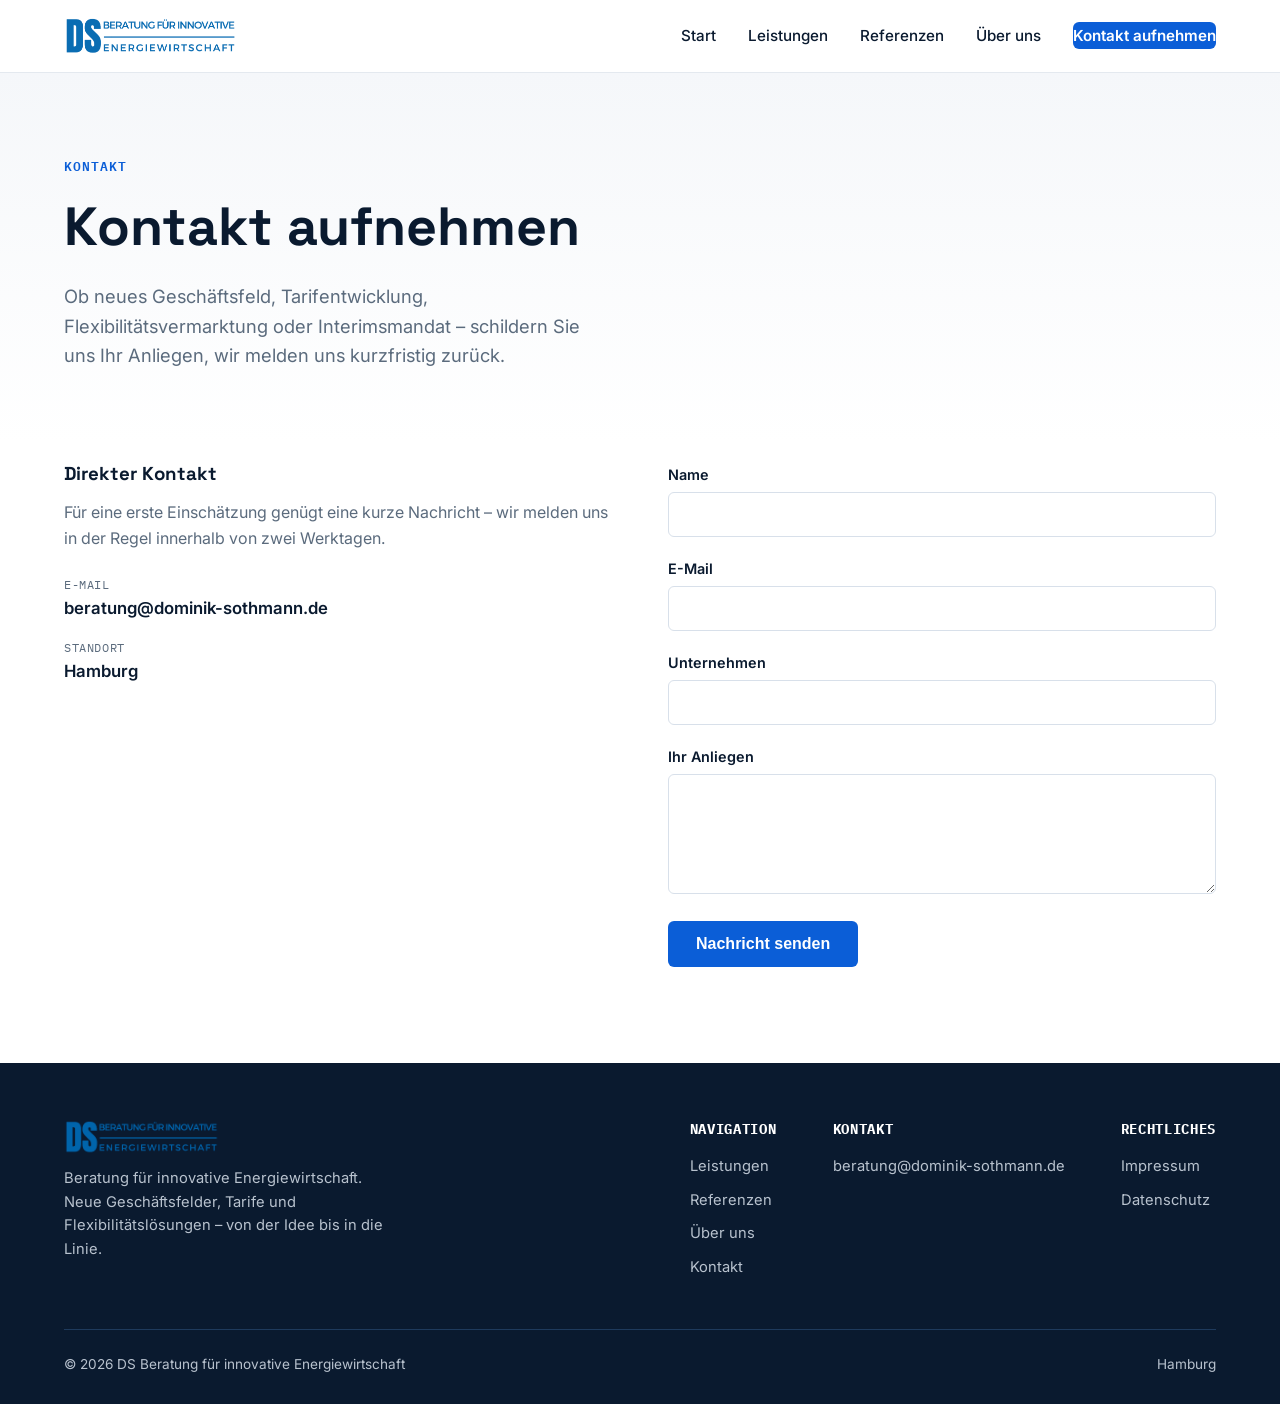
<file: kontakt.html>
<!DOCTYPE html>
<html lang="de">
<head>
  <meta charset="UTF-8">
  <meta name="viewport" content="width=device-width, initial-scale=1.0">
  <title>Kontakt – DS Beratung</title>
  <meta name="description" content="Nehmen Sie Kontakt zu DS Beratung für innovative Energiewirtschaft auf.">
  <link rel="preconnect" href="https://fonts.googleapis.com">
  <link rel="preconnect" href="https://fonts.gstatic.com" crossorigin>
  <link href="https://fonts.googleapis.com/css2?family=Space+Grotesk:wght@500;700&family=Inter:wght@400;500;600;700&family=IBM+Plex+Mono:wght@500;600&display=swap" rel="stylesheet">
  <link rel="stylesheet" href="assets/css/style.css">
  <link rel="icon" type="image/png" href="assets/img/logo-square.png">
</head>
<body>
  <a href="#main" class="skip-link">Zum Inhalt springen</a>
  <header class="site-header">
    <div class="container">
      <a href="index.html" class="logo-link">
        <img src="assets/img/logo.png" alt="DS Beratung für innovative Energiewirtschaft">
      </a>
      <nav class="main-nav" aria-label="Hauptnavigation">
        <ul>
          <li><a href="index.html" class="">Start</a></li>
          <li><a href="leistungen.html" class="">Leistungen</a></li>
          <li><a href="referenzen.html" class="">Referenzen</a></li>
          <li><a href="ueber-uns.html" class="">Über uns</a></li>
          <li><a href="kontakt.html" class="nav-cta">Kontakt aufnehmen</a></li>
        </ul>
      </nav>
    </div>
  </header>
  <main id="main">

    <section class="hero" style="padding:80px 0 40px;">
      <div class="container" style="grid-template-columns:1fr;">
        <div class="hero-copy">
          <span class="eyebrow">Kontakt</span>
          <h1>Kontakt aufnehmen</h1>
          <p class="lead">Ob neues Geschäftsfeld, Tarifentwicklung, Flexibilitätsvermarktung oder Interimsmandat – schildern Sie uns Ihr Anliegen, wir melden uns kurzfristig zurück.</p>
        </div>
      </div>
    </section>

    <section class="section" style="padding-top:20px;">
      <div class="container">
        <div class="contact-grid">
          <div class="contact-info">
            <h3>Direkter Kontakt</h3>
            <p>Für eine erste Einschätzung genügt eine kurze Nachricht – wir melden uns in der Regel innerhalb von zwei Werktagen.</p>
            <div class="contact-detail">
              <div class="label">E-Mail</div>
              <div class="value"><a href="mailto:beratung@dominik-sothmann.de">beratung@dominik-sothmann.de</a></div>
            </div>
            <div class="contact-detail">
              <div class="label">Standort</div>
              <div class="value">Hamburg</div>
            </div>
          </div>
          <div>
            <form action="https://formspree.io/f/YOUR_FORM_ID" method="POST">
              <div class="form-group">
                <label for="name">Name</label>
                <input type="text" id="name" name="name" required>
              </div>
              <div class="form-group">
                <label for="email">E-Mail</label>
                <input type="email" id="email" name="email" required>
              </div>
              <div class="form-group">
                <label for="unternehmen">Unternehmen</label>
                <input type="text" id="unternehmen" name="unternehmen">
              </div>
              <div class="form-group">
                <label for="nachricht">Ihr Anliegen</label>
                <textarea id="nachricht" name="nachricht" required></textarea>
              </div>
              <button type="submit" class="btn btn-primary" style="border:none; cursor:pointer;">Nachricht senden</button>
            </form>
          </div>
        </div>
      </div>
    </section>

  </main>
  <footer class="site-footer">
    <div class="container">
      <div class="footer-top">
        <div class="footer-brand">
          <img src="assets/img/logo.png" alt="DS Beratung">
          <p>Beratung für innovative Energiewirtschaft. Neue Geschäftsfelder, Tarife und Flexibilitätslösungen – von der Idee bis in die Linie.</p>
        </div>
        <div class="footer-links">
          <div class="footer-col">
            <h5>Navigation</h5>
            <a href="leistungen.html">Leistungen</a>
            <a href="referenzen.html">Referenzen</a>
            <a href="ueber-uns.html">Über uns</a>
            <a href="kontakt.html">Kontakt</a>
          </div>
          <div class="footer-col">
            <h5>Kontakt</h5>
            <a href="mailto:beratung@dominik-sothmann.de">beratung@dominik-sothmann.de</a>
          </div>
          <div class="footer-col">
            <h5>Rechtliches</h5>
            <a href="impressum.html">Impressum</a>
            <a href="datenschutz.html">Datenschutz</a>
          </div>
        </div>
      </div>
      <div class="footer-bottom">
        <span>© 2026 DS Beratung für innovative Energiewirtschaft</span>
        <span>Hamburg</span>
      </div>
    </div>
  </footer>
  <script src="assets/js/main.js"></script>
</body>
</html>
</file>
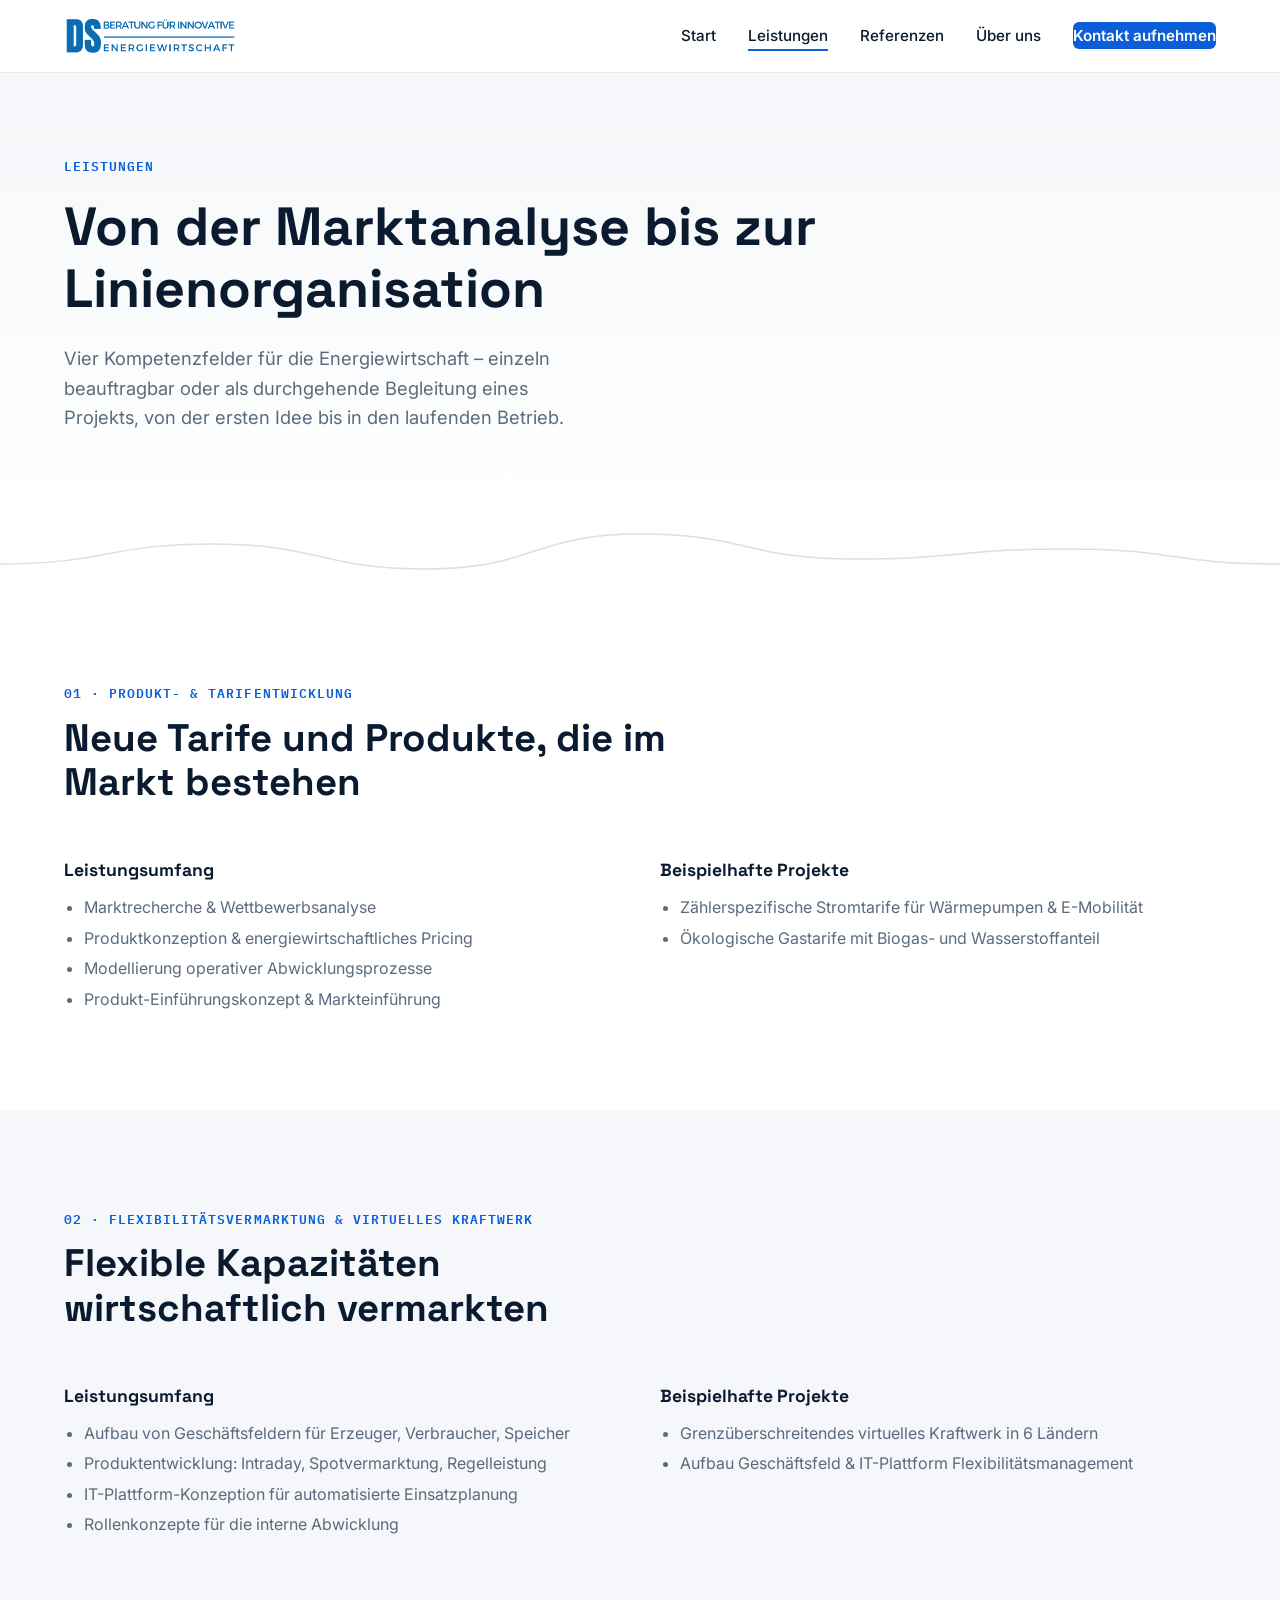
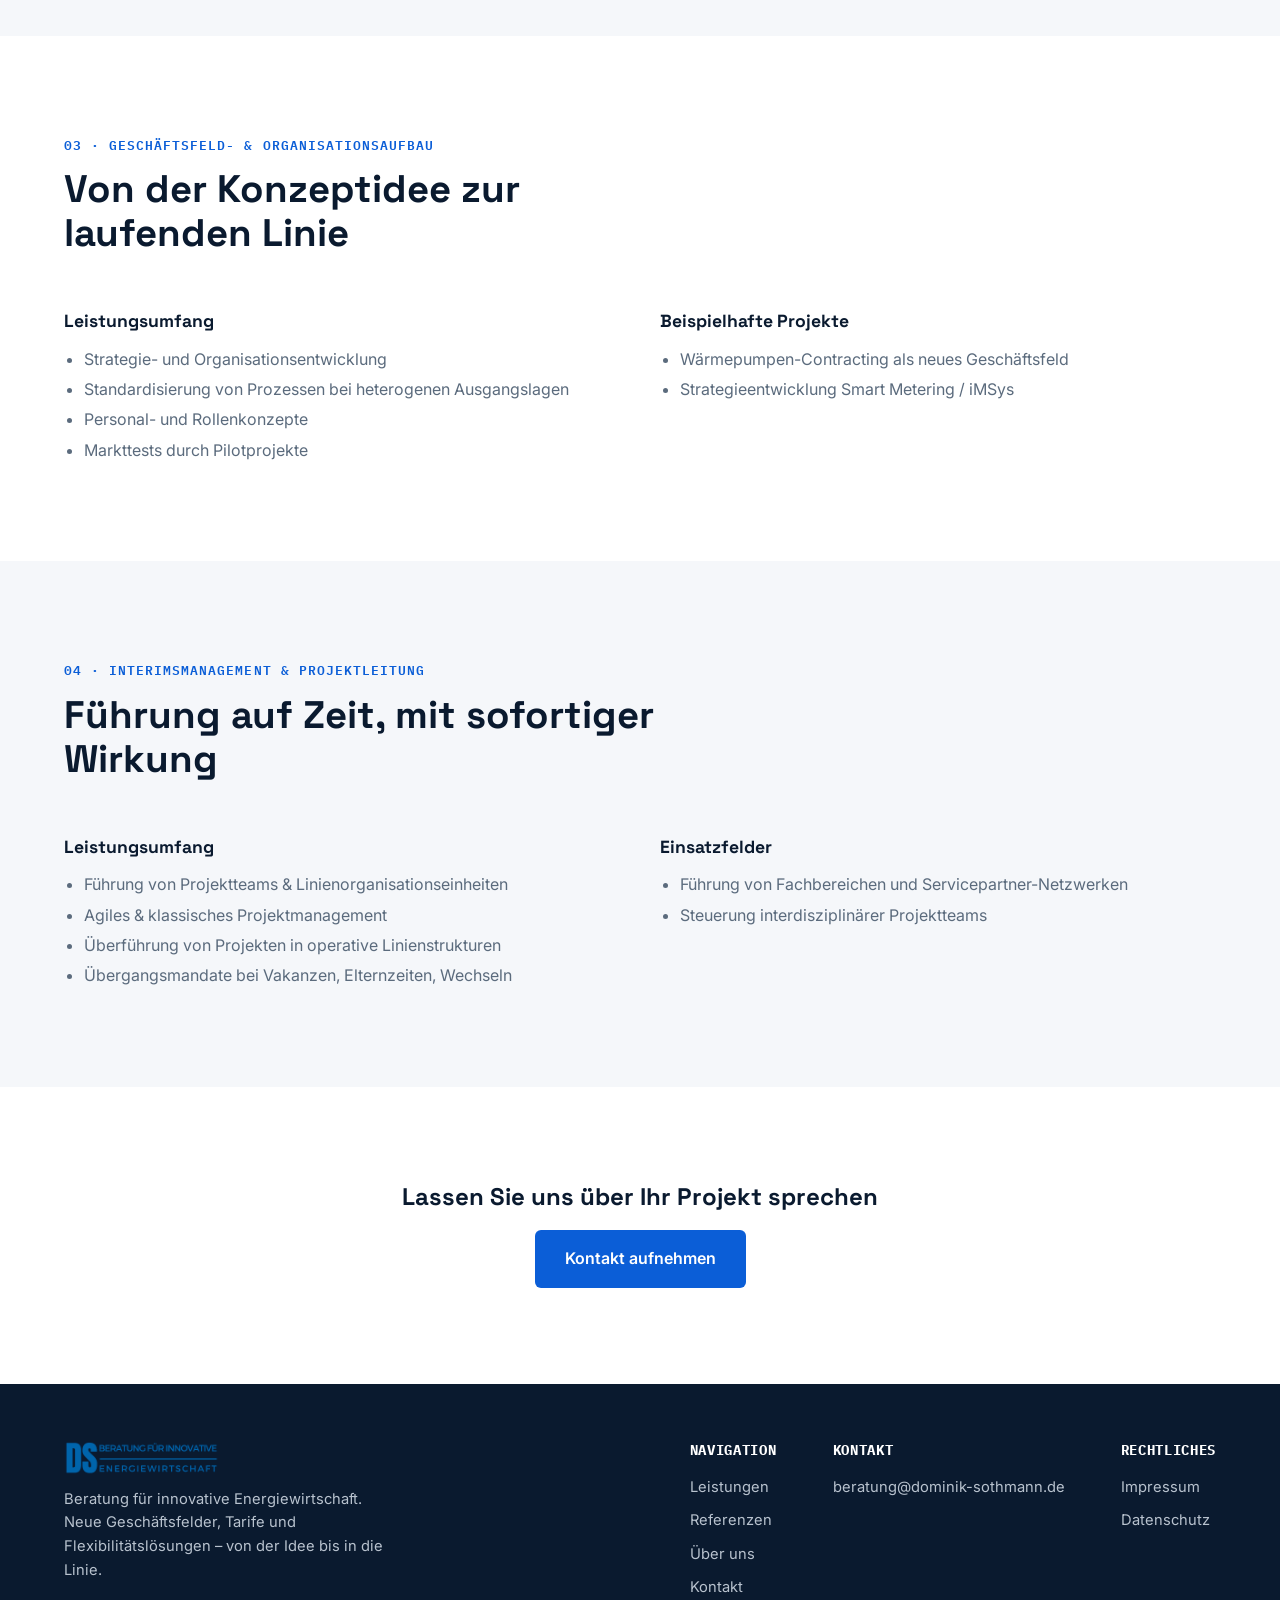
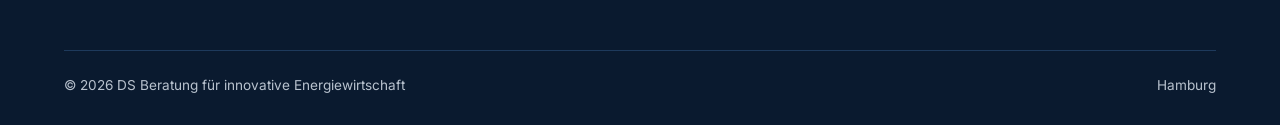
<file: leistungen.html>
<!DOCTYPE html>
<html lang="de">
<head>
  <meta charset="UTF-8">
  <meta name="viewport" content="width=device-width, initial-scale=1.0">
  <title>Leistungen – DS Beratung</title>
  <meta name="description" content="Produkt- und Tarifentwicklung, Flexibilitätsvermarktung, Geschäftsfeldaufbau und Interimsmanagement für die Energiewirtschaft.">
  <link rel="preconnect" href="https://fonts.googleapis.com">
  <link rel="preconnect" href="https://fonts.gstatic.com" crossorigin>
  <link href="https://fonts.googleapis.com/css2?family=Space+Grotesk:wght@500;700&family=Inter:wght@400;500;600;700&family=IBM+Plex+Mono:wght@500;600&display=swap" rel="stylesheet">
  <link rel="stylesheet" href="assets/css/style.css">
  <link rel="icon" type="image/png" href="assets/img/logo-square.png">
</head>
<body>
  <a href="#main" class="skip-link">Zum Inhalt springen</a>
  <header class="site-header">
    <div class="container">
      <a href="index.html" class="logo-link">
        <img src="assets/img/logo.png" alt="DS Beratung für innovative Energiewirtschaft">
      </a>
      <nav class="main-nav" aria-label="Hauptnavigation">
        <ul>
          <li><a href="index.html" class="">Start</a></li>
          <li><a href="leistungen.html" class="active">Leistungen</a></li>
          <li><a href="referenzen.html" class="">Referenzen</a></li>
          <li><a href="ueber-uns.html" class="">Über uns</a></li>
          <li><a href="kontakt.html" class="nav-cta">Kontakt aufnehmen</a></li>
        </ul>
      </nav>
    </div>
  </header>
  <main id="main">

    <section class="hero" style="padding:80px 0 60px;">
      <div class="container" style="grid-template-columns:1fr;">
        <div class="hero-copy">
          <span class="eyebrow">Leistungen</span>
          <h1>Von der Marktanalyse bis zur Linienorganisation</h1>
          <p class="lead">Vier Kompetenzfelder für die Energiewirtschaft – einzeln beauftragbar oder als durchgehende Begleitung eines Projekts, von der ersten Idee bis in den laufenden Betrieb.</p>
        </div>
      </div>
    </section>

    <div class="divider" aria-hidden="true">
    <svg viewBox="0 0 1200 60" preserveAspectRatio="none" xmlns="http://www.w3.org/2000/svg">
      <path d="M0,40 C100,40 100,20 200,20 C300,20 300,45 400,45 C500,45 500,10 600,10 C700,10 700,35 800,35 C900,35 900,25 1000,25 C1100,25 1100,40 1200,40" />
    </svg>
  </div>

    <section class="section" id="tarife">
      <div class="container">
        <div class="section-head">
          <span class="eyebrow">01 · Produkt- & Tarifentwicklung</span>
          <h2>Neue Tarife und Produkte, die im Markt bestehen</h2>
        </div>
        <div style="display:grid; grid-template-columns:1fr 1fr; gap:40px;">
          <div>
            <h3 style="font-size:1.1rem; margin-bottom:12px;">Leistungsumfang</h3>
            <ul style="color:var(--color-neutral); padding-left:20px; line-height:1.9;">
              <li>Marktrecherche & Wettbewerbsanalyse</li>
              <li>Produktkonzeption & energiewirtschaftliches Pricing</li>
              <li>Modellierung operativer Abwicklungsprozesse</li>
              <li>Produkt-Einführungskonzept & Markteinführung</li>
            </ul>
          </div>
          <div>
            <h3 style="font-size:1.1rem; margin-bottom:12px;">Beispielhafte Projekte</h3>
            <ul style="color:var(--color-neutral); padding-left:20px; line-height:1.9;">
              <li>Zählerspezifische Stromtarife für Wärmepumpen & E-Mobilität</li>
              <li>Ökologische Gastarife mit Biogas- und Wasserstoffanteil</li>
            </ul>
          </div>
        </div>
      </div>
    </section>

    <section class="section section-bg" id="flex">
      <div class="container">
        <div class="section-head">
          <span class="eyebrow">02 · Flexibilitätsvermarktung & Virtuelles Kraftwerk</span>
          <h2>Flexible Kapazitäten wirtschaftlich vermarkten</h2>
        </div>
        <div style="display:grid; grid-template-columns:1fr 1fr; gap:40px;">
          <div>
            <h3 style="font-size:1.1rem; margin-bottom:12px;">Leistungsumfang</h3>
            <ul style="color:var(--color-neutral); padding-left:20px; line-height:1.9;">
              <li>Aufbau von Geschäftsfeldern für Erzeuger, Verbraucher, Speicher</li>
              <li>Produktentwicklung: Intraday, Spotvermarktung, Regelleistung</li>
              <li>IT-Plattform-Konzeption für automatisierte Einsatzplanung</li>
              <li>Rollenkonzepte für die interne Abwicklung</li>
            </ul>
          </div>
          <div>
            <h3 style="font-size:1.1rem; margin-bottom:12px;">Beispielhafte Projekte</h3>
            <ul style="color:var(--color-neutral); padding-left:20px; line-height:1.9;">
              <li>Grenzüberschreitendes virtuelles Kraftwerk in 6 Ländern</li>
              <li>Aufbau Geschäftsfeld & IT-Plattform Flexibilitätsmanagement</li>
            </ul>
          </div>
        </div>
      </div>
    </section>

    <section class="section" id="organisation">
      <div class="container">
        <div class="section-head">
          <span class="eyebrow">03 · Geschäftsfeld- & Organisationsaufbau</span>
          <h2>Von der Konzeptidee zur laufenden Linie</h2>
        </div>
        <div style="display:grid; grid-template-columns:1fr 1fr; gap:40px;">
          <div>
            <h3 style="font-size:1.1rem; margin-bottom:12px;">Leistungsumfang</h3>
            <ul style="color:var(--color-neutral); padding-left:20px; line-height:1.9;">
              <li>Strategie- und Organisationsentwicklung</li>
              <li>Standardisierung von Prozessen bei heterogenen Ausgangslagen</li>
              <li>Personal- und Rollenkonzepte</li>
              <li>Markttests durch Pilotprojekte</li>
            </ul>
          </div>
          <div>
            <h3 style="font-size:1.1rem; margin-bottom:12px;">Beispielhafte Projekte</h3>
            <ul style="color:var(--color-neutral); padding-left:20px; line-height:1.9;">
              <li>Wärmepumpen-Contracting als neues Geschäftsfeld</li>
              <li>Strategieentwicklung Smart Metering / iMSys</li>
            </ul>
          </div>
        </div>
      </div>
    </section>

    <section class="section section-bg" id="interim">
      <div class="container">
        <div class="section-head">
          <span class="eyebrow">04 · Interimsmanagement & Projektleitung</span>
          <h2>Führung auf Zeit, mit sofortiger Wirkung</h2>
        </div>
        <div style="display:grid; grid-template-columns:1fr 1fr; gap:40px;">
          <div>
            <h3 style="font-size:1.1rem; margin-bottom:12px;">Leistungsumfang</h3>
            <ul style="color:var(--color-neutral); padding-left:20px; line-height:1.9;">
              <li>Führung von Projektteams & Linienorganisationseinheiten</li>
              <li>Agiles & klassisches Projektmanagement</li>
              <li>Überführung von Projekten in operative Linienstrukturen</li>
              <li>Übergangsmandate bei Vakanzen, Elternzeiten, Wechseln</li>
            </ul>
          </div>
          <div>
            <h3 style="font-size:1.1rem; margin-bottom:12px;">Einsatzfelder</h3>
            <ul style="color:var(--color-neutral); padding-left:20px; line-height:1.9;">
              <li>Führung von Fachbereichen und Servicepartner-Netzwerken</li>
              <li>Steuerung interdisziplinärer Projektteams</li>
            </ul>
          </div>
        </div>
      </div>
    </section>

    <section class="section">
      <div class="container" style="text-align:center;">
        <h2 style="margin-bottom:20px;">Lassen Sie uns über Ihr Projekt sprechen</h2>
        <a href="kontakt.html" class="btn btn-primary">Kontakt aufnehmen</a>
      </div>
    </section>

  </main>
  <footer class="site-footer">
    <div class="container">
      <div class="footer-top">
        <div class="footer-brand">
          <img src="assets/img/logo.png" alt="DS Beratung">
          <p>Beratung für innovative Energiewirtschaft. Neue Geschäftsfelder, Tarife und Flexibilitätslösungen – von der Idee bis in die Linie.</p>
        </div>
        <div class="footer-links">
          <div class="footer-col">
            <h5>Navigation</h5>
            <a href="leistungen.html">Leistungen</a>
            <a href="referenzen.html">Referenzen</a>
            <a href="ueber-uns.html">Über uns</a>
            <a href="kontakt.html">Kontakt</a>
          </div>
          <div class="footer-col">
            <h5>Kontakt</h5>
            <a href="mailto:beratung@dominik-sothmann.de">beratung@dominik-sothmann.de</a>
          </div>
          <div class="footer-col">
            <h5>Rechtliches</h5>
            <a href="impressum.html">Impressum</a>
            <a href="datenschutz.html">Datenschutz</a>
          </div>
        </div>
      </div>
      <div class="footer-bottom">
        <span>© 2026 DS Beratung für innovative Energiewirtschaft</span>
        <span>Hamburg</span>
      </div>
    </div>
  </footer>
  <script src="assets/js/main.js"></script>
</body>
</html>
</file>
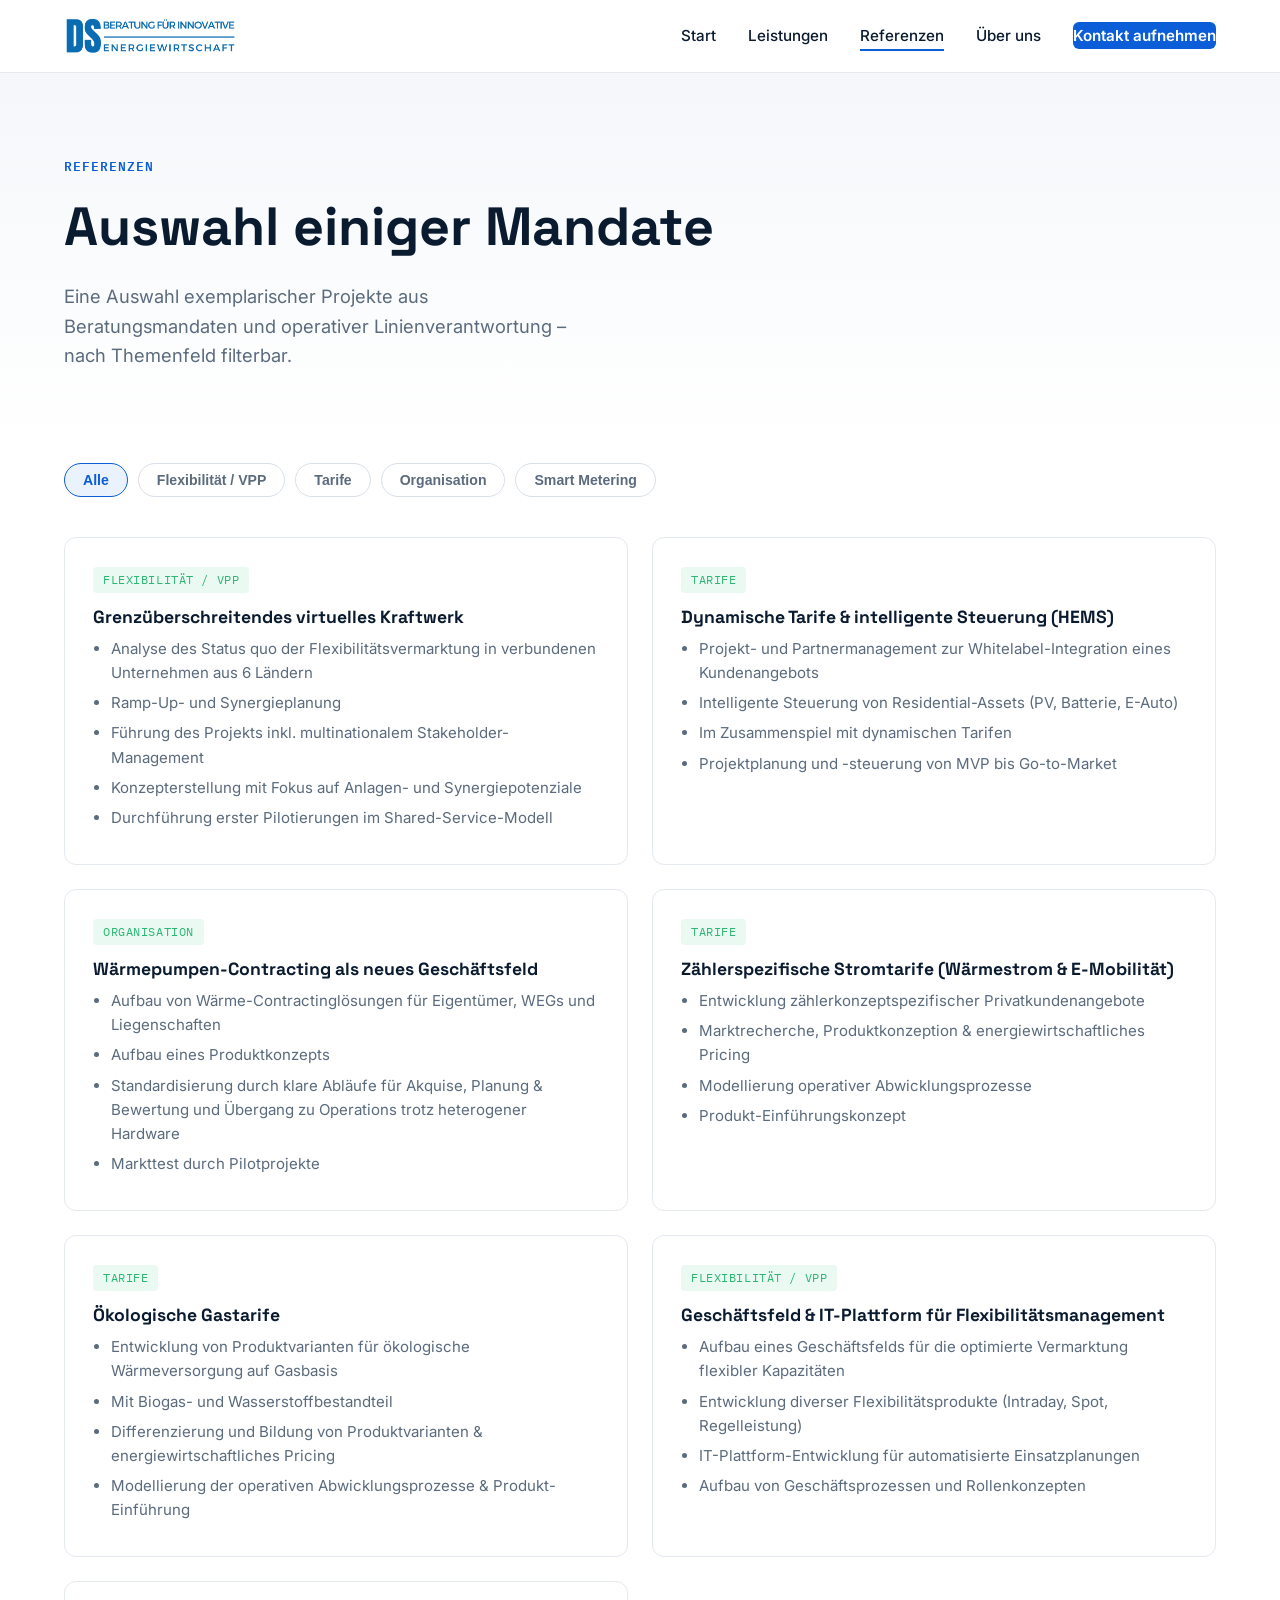
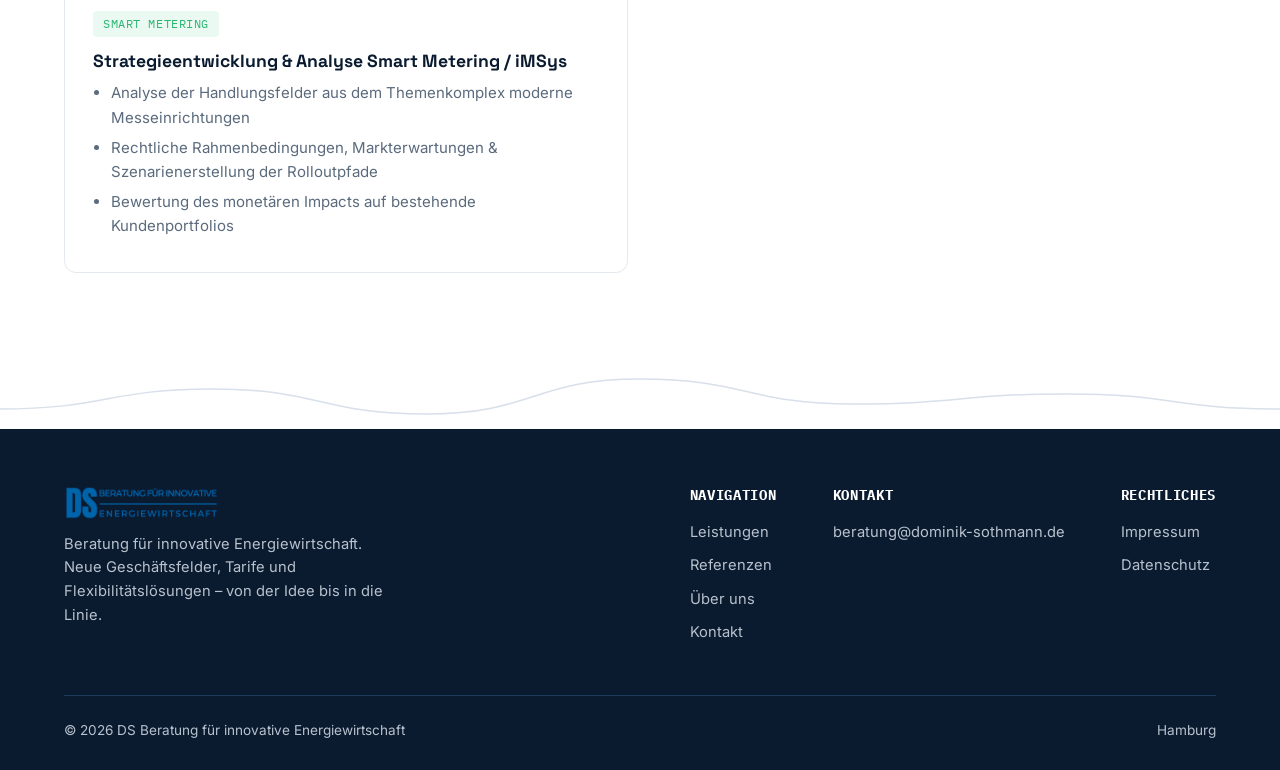
<file: referenzen.html>
<!DOCTYPE html>
<html lang="de">
<head>
  <meta charset="UTF-8">
  <meta name="viewport" content="width=device-width, initial-scale=1.0">
  <title>Referenzen – DS Beratung</title>
  <meta name="description" content="Exemplarische Projektreferenzen aus Flexibilitätsvermarktung, Tarifentwicklung, Organisationsaufbau und Smart Metering.">
  <link rel="preconnect" href="https://fonts.googleapis.com">
  <link rel="preconnect" href="https://fonts.gstatic.com" crossorigin>
  <link href="https://fonts.googleapis.com/css2?family=Space+Grotesk:wght@500;700&family=Inter:wght@400;500;600;700&family=IBM+Plex+Mono:wght@500;600&display=swap" rel="stylesheet">
  <link rel="stylesheet" href="assets/css/style.css">
  <link rel="icon" type="image/png" href="assets/img/logo-square.png">
</head>
<body>
  <a href="#main" class="skip-link">Zum Inhalt springen</a>
  <header class="site-header">
    <div class="container">
      <a href="index.html" class="logo-link">
        <img src="assets/img/logo.png" alt="DS Beratung für innovative Energiewirtschaft">
      </a>
      <nav class="main-nav" aria-label="Hauptnavigation">
        <ul>
          <li><a href="index.html" class="">Start</a></li>
          <li><a href="leistungen.html" class="">Leistungen</a></li>
          <li><a href="referenzen.html" class="active">Referenzen</a></li>
          <li><a href="ueber-uns.html" class="">Über uns</a></li>
          <li><a href="kontakt.html" class="nav-cta">Kontakt aufnehmen</a></li>
        </ul>
      </nav>
    </div>
  </header>
  <main id="main">

    <section class="hero" style="padding:80px 0 40px;">
      <div class="container" style="grid-template-columns:1fr;">
        <div class="hero-copy">
          <span class="eyebrow">Referenzen</span>
          <h1>Auswahl einiger Mandate</h1>
          <p class="lead">Eine Auswahl exemplarischer Projekte aus Beratungsmandaten und operativer Linienverantwortung – nach Themenfeld filterbar.</p>
        </div>
      </div>
    </section>

    <section class="section" style="padding-top:20px;">
      <div class="container">
        <div class="filter-bar">
          <button class="filter-chip active" data-filter="all">Alle</button>
          <button class="filter-chip" data-filter="flex">Flexibilität / VPP</button>
          <button class="filter-chip" data-filter="tarife">Tarife</button>
          <button class="filter-chip" data-filter="organisation">Organisation</button>
          <button class="filter-chip" data-filter="metering">Smart Metering</button>
        </div>
        <div class="ref-grid">
          <div class="ref-card" data-tag="flex">
            <span class="ref-tag">Flexibilität / VPP</span>
            <h3>Grenzüberschreitendes virtuelles Kraftwerk</h3>
            <ul>
              <li>Analyse des Status quo der Flexibilitätsvermarktung in verbundenen Unternehmen aus 6 Ländern</li>
              <li>Ramp-Up- und Synergieplanung</li>
              <li>Führung des Projekts inkl. multinationalem Stakeholder-Management</li>
              <li>Konzepterstellung mit Fokus auf Anlagen- und Synergiepotenziale</li>
              <li>Durchführung erster Pilotierungen im Shared-Service-Modell</li>
            </ul>
          </div>
          <div class="ref-card" data-tag="tarife">
            <span class="ref-tag">Tarife</span>
            <h3>Dynamische Tarife & intelligente Steuerung (HEMS)</h3>
            <ul>
              <li>Projekt- und Partnermanagement zur Whitelabel-Integration eines Kundenangebots</li>
              <li>Intelligente Steuerung von Residential-Assets (PV, Batterie, E-Auto)</li>
              <li>Im Zusammenspiel mit dynamischen Tarifen</li>
              <li>Projektplanung und -steuerung von MVP bis Go-to-Market</li>
            </ul>
          </div>
          <div class="ref-card" data-tag="organisation">
            <span class="ref-tag">Organisation</span>
            <h3>Wärmepumpen-Contracting als neues Geschäftsfeld</h3>
            <ul>
              <li>Aufbau von Wärme-Contractinglösungen für Eigentümer, WEGs und Liegenschaften</li>
              <li>Aufbau eines Produktkonzepts</li>
              <li>Standardisierung durch klare Abläufe für Akquise, Planung & Bewertung und Übergang zu Operations trotz heterogener Hardware</li>
              <li>Markttest durch Pilotprojekte</li>
            </ul>
          </div>
          <div class="ref-card" data-tag="tarife">
            <span class="ref-tag">Tarife</span>
            <h3>Zählerspezifische Stromtarife (Wärmestrom & E-Mobilität)</h3>
            <ul>
              <li>Entwicklung zählerkonzeptspezifischer Privatkundenangebote</li>
              <li>Marktrecherche, Produktkonzeption & energiewirtschaftliches Pricing</li>
              <li>Modellierung operativer Abwicklungsprozesse</li>
              <li>Produkt-Einführungskonzept</li>
            </ul>
          </div>
          <div class="ref-card" data-tag="tarife">
            <span class="ref-tag">Tarife</span>
            <h3>Ökologische Gastarife</h3>
            <ul>
              <li>Entwicklung von Produktvarianten für ökologische Wärmeversorgung auf Gasbasis</li>
              <li>Mit Biogas- und Wasserstoffbestandteil</li>
              <li>Differenzierung und Bildung von Produktvarianten & energiewirtschaftliches Pricing</li>
              <li>Modellierung der operativen Abwicklungsprozesse & Produkt-Einführung</li>
            </ul>
          </div>
          <div class="ref-card" data-tag="flex">
            <span class="ref-tag">Flexibilität / VPP</span>
            <h3>Geschäftsfeld & IT-Plattform für Flexibilitätsmanagement</h3>
            <ul>
              <li>Aufbau eines Geschäftsfelds für die optimierte Vermarktung flexibler Kapazitäten</li>
              <li>Entwicklung diverser Flexibilitätsprodukte (Intraday, Spot, Regelleistung)</li>
              <li>IT-Plattform-Entwicklung für automatisierte Einsatzplanungen</li>
              <li>Aufbau von Geschäftsprozessen und Rollenkonzepten</li>
            </ul>
          </div>
          <div class="ref-card" data-tag="metering">
            <span class="ref-tag">Smart Metering</span>
            <h3>Strategieentwicklung & Analyse Smart Metering / iMSys</h3>
            <ul>
              <li>Analyse der Handlungsfelder aus dem Themenkomplex moderne Messeinrichtungen</li>
              <li>Rechtliche Rahmenbedingungen, Markterwartungen & Szenarienerstellung der Rolloutpfade</li>
              <li>Bewertung des monetären Impacts auf bestehende Kundenportfolios</li>
            </ul>
          </div>
        </div>
      </div>
    </section>

    <div class="divider" aria-hidden="true">
    <svg viewBox="0 0 1200 60" preserveAspectRatio="none" xmlns="http://www.w3.org/2000/svg">
      <path d="M0,40 C100,40 100,20 200,20 C300,20 300,45 400,45 C500,45 500,10 600,10 C700,10 700,35 800,35 C900,35 900,25 1000,25 C1100,25 1100,40 1200,40" />
    </svg>
  </div>

  </main>
  <footer class="site-footer">
    <div class="container">
      <div class="footer-top">
        <div class="footer-brand">
          <img src="assets/img/logo.png" alt="DS Beratung">
          <p>Beratung für innovative Energiewirtschaft. Neue Geschäftsfelder, Tarife und Flexibilitätslösungen – von der Idee bis in die Linie.</p>
        </div>
        <div class="footer-links">
          <div class="footer-col">
            <h5>Navigation</h5>
            <a href="leistungen.html">Leistungen</a>
            <a href="referenzen.html">Referenzen</a>
            <a href="ueber-uns.html">Über uns</a>
            <a href="kontakt.html">Kontakt</a>
          </div>
          <div class="footer-col">
            <h5>Kontakt</h5>
            <a href="mailto:beratung@dominik-sothmann.de">beratung@dominik-sothmann.de</a>
          </div>
          <div class="footer-col">
            <h5>Rechtliches</h5>
            <a href="impressum.html">Impressum</a>
            <a href="datenschutz.html">Datenschutz</a>
          </div>
        </div>
      </div>
      <div class="footer-bottom">
        <span>© 2026 DS Beratung für innovative Energiewirtschaft</span>
        <span>Hamburg</span>
      </div>
    </div>
  </footer>
  <script src="assets/js/main.js"></script>
</body>
</html>
</file>
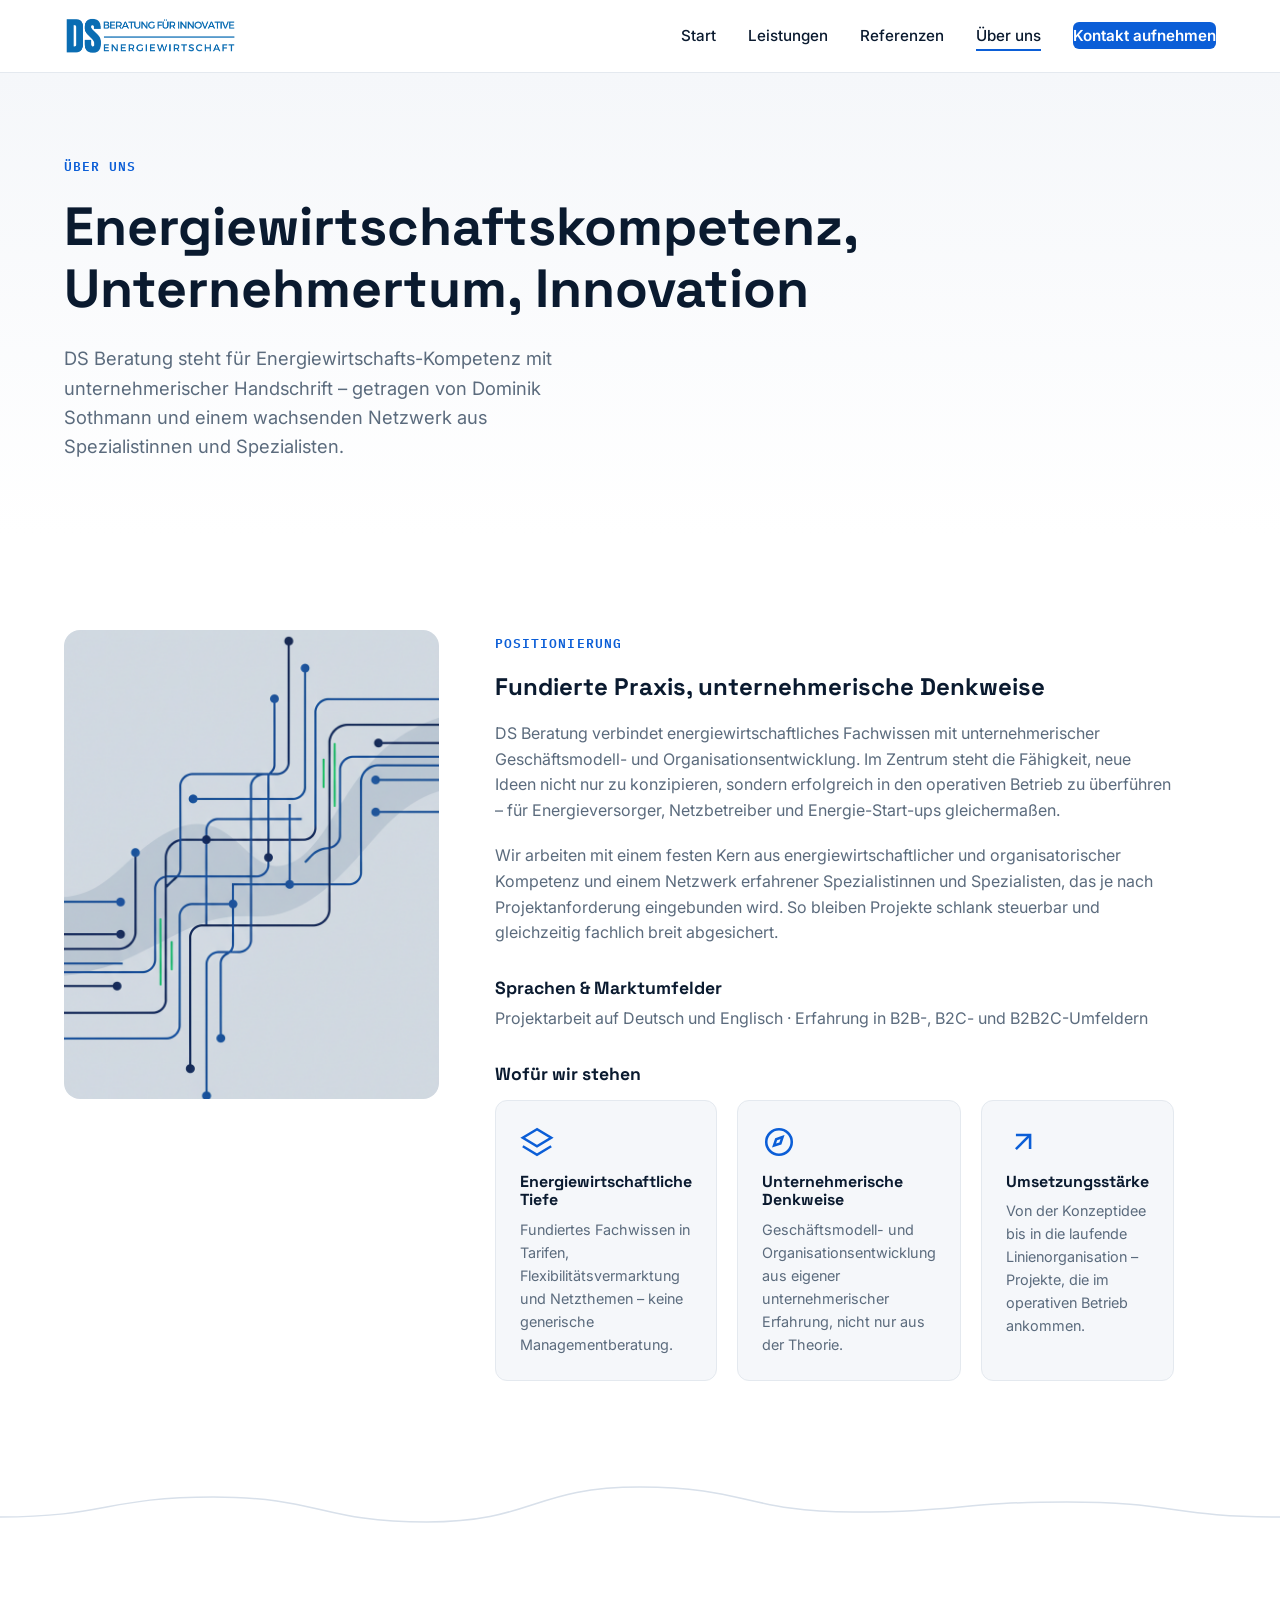
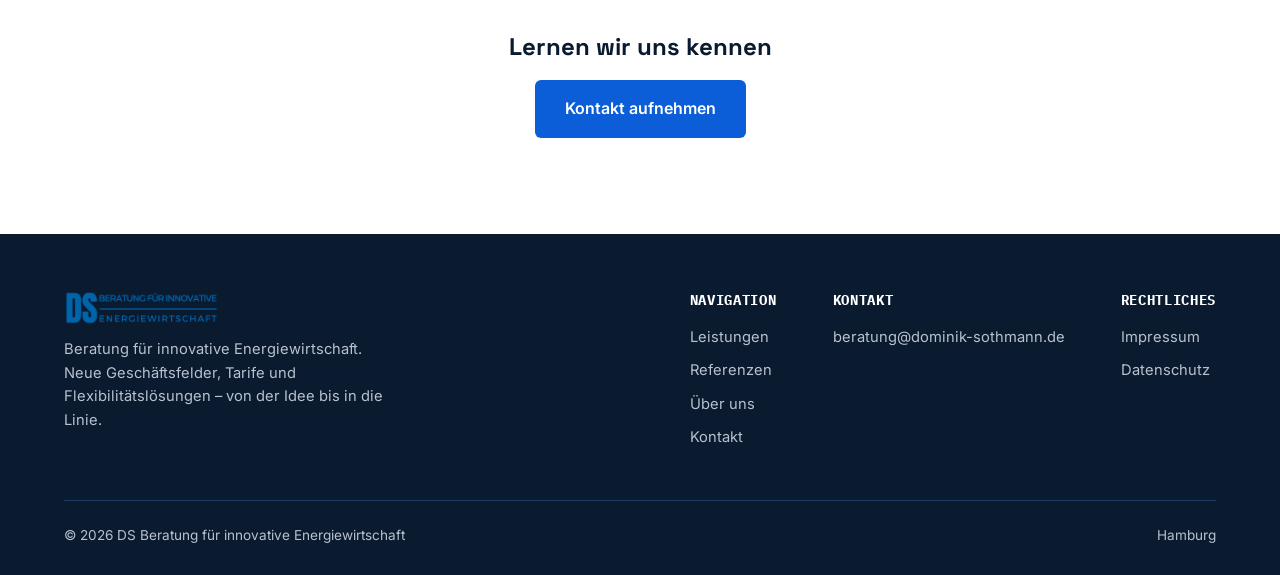
<file: ueber-uns.html>
<!DOCTYPE html>
<html lang="de">
<head>
  <meta charset="UTF-8">
  <meta name="viewport" content="width=device-width, initial-scale=1.0">
  <title>Über uns – DS Beratung</title>
  <meta name="description" content="DS Beratung: Energiewirtschaftskompetenz, Unternehmertum und Innovation für Energieversorger, Netzbetreiber und Energie-Start-ups.">
  <link rel="preconnect" href="https://fonts.googleapis.com">
  <link rel="preconnect" href="https://fonts.gstatic.com" crossorigin>
  <link href="https://fonts.googleapis.com/css2?family=Space+Grotesk:wght@500;700&family=Inter:wght@400;500;600;700&family=IBM+Plex+Mono:wght@500;600&display=swap" rel="stylesheet">
  <link rel="stylesheet" href="assets/css/style.css">
  <link rel="icon" type="image/png" href="assets/img/logo-square.png">
</head>
<body>
  <a href="#main" class="skip-link">Zum Inhalt springen</a>
  <header class="site-header">
    <div class="container">
      <a href="index.html" class="logo-link">
        <img src="assets/img/logo.png" alt="DS Beratung für innovative Energiewirtschaft">
      </a>
      <nav class="main-nav" aria-label="Hauptnavigation">
        <ul>
          <li><a href="index.html" class="">Start</a></li>
          <li><a href="leistungen.html" class="">Leistungen</a></li>
          <li><a href="referenzen.html" class="">Referenzen</a></li>
          <li><a href="ueber-uns.html" class="active">Über uns</a></li>
          <li><a href="kontakt.html" class="nav-cta">Kontakt aufnehmen</a></li>
        </ul>
      </nav>
    </div>
  </header>
  <main id="main">

    <section class="hero" style="padding:80px 0 40px;">
      <div class="container" style="grid-template-columns:1fr;">
        <div class="hero-copy">
          <span class="eyebrow">Über uns</span>
          <h1>Energiewirtschaftskompetenz, Unternehmertum, Innovation</h1>
          <p class="lead">DS Beratung steht für Energiewirtschafts-Kompetenz mit unternehmerischer Handschrift – getragen von Dominik Sothmann und einem wachsenden Netzwerk aus Spezialistinnen und Spezialisten.</p>
        </div>
      </div>
    </section>

    <section class="section">
      <div class="container">
        <div class="about-grid">
          <div class="about-portrait about-portrait-image">
            <img src="assets/img/about-visual.png" alt="Abstrakte Darstellung eines Energienetzes mit Lastkurve">
          </div>
          <div>
            <span class="eyebrow">Positionierung</span>
            <h2 style="margin-bottom:20px;">Fundierte Praxis, unternehmerische Denkweise</h2>
            <p style="color:var(--color-neutral); margin-bottom:20px;">DS Beratung verbindet energiewirtschaftliches Fachwissen mit unternehmerischer Geschäftsmodell- und Organisationsentwicklung. Im Zentrum steht die Fähigkeit, neue Ideen nicht nur zu konzipieren, sondern erfolgreich in den operativen Betrieb zu überführen – für Energieversorger, Netzbetreiber und Energie-Start-ups gleichermaßen.</p>
            <p style="color:var(--color-neutral); margin-bottom:20px;">Wir arbeiten mit einem festen Kern aus energiewirtschaftlicher und organisatorischer Kompetenz und einem Netzwerk erfahrener Spezialistinnen und Spezialisten, das je nach Projektanforderung eingebunden wird. So bleiben Projekte schlank steuerbar und gleichzeitig fachlich breit abgesichert.</p>

            <h3 style="margin:32px 0 8px; font-size:1.1rem;">Sprachen & Marktumfelder</h3>
            <p style="color:var(--color-neutral);">Projektarbeit auf Deutsch und Englisch · Erfahrung in B2B-, B2C- und B2B2C-Umfeldern</p>

            <h3 style="margin:32px 0 16px; font-size:1.1rem;">Wofür wir stehen</h3>
            <div class="pillars-grid">
              <div class="pillar-item">
                <div class="pillar-icon"><svg viewBox="0 0 24 24" fill="none" stroke-width="1.8"><path d="M12 3 2 9l10 6 10-6-10-6z"/><path d="M2 15l10 6 10-6"/></svg></div>
                <h4>Energiewirtschaftliche Tiefe</h4>
                <p>Fundiertes Fachwissen in Tarifen, Flexibilitätsvermarktung und Netzthemen – keine generische Managementberatung.</p>
              </div>
              <div class="pillar-item">
                <div class="pillar-icon"><svg viewBox="0 0 24 24" fill="none" stroke-width="1.8"><circle cx="12" cy="12" r="9"/><path d="M14.5 8.5 10 10l-1.5 4.5L13 13z"/></svg></div>
                <h4>Unternehmerische Denkweise</h4>
                <p>Geschäftsmodell- und Organisationsentwicklung aus eigener unternehmerischer Erfahrung, nicht nur aus der Theorie.</p>
              </div>
              <div class="pillar-item">
                <div class="pillar-icon"><svg viewBox="0 0 24 24" fill="none" stroke-width="1.8"><path d="M7 17 17 7"/><path d="M7 7h10v10"/></svg></div>
                <h4>Umsetzungsstärke</h4>
                <p>Von der Konzeptidee bis in die laufende Linienorganisation – Projekte, die im operativen Betrieb ankommen.</p>
              </div>
            </div>
          </div>
        </div>
      </div>
    </section>

    <div class="divider" aria-hidden="true">
    <svg viewBox="0 0 1200 60" preserveAspectRatio="none" xmlns="http://www.w3.org/2000/svg">
      <path d="M0,40 C100,40 100,20 200,20 C300,20 300,45 400,45 C500,45 500,10 600,10 C700,10 700,35 800,35 C900,35 900,25 1000,25 C1100,25 1100,40 1200,40" />
    </svg>
  </div>

    <section class="section">
      <div class="container" style="text-align:center;">
        <h2 style="margin-bottom:20px;">Lernen wir uns kennen</h2>
        <a href="kontakt.html" class="btn btn-primary">Kontakt aufnehmen</a>
      </div>
    </section>

  </main>
  <footer class="site-footer">
    <div class="container">
      <div class="footer-top">
        <div class="footer-brand">
          <img src="assets/img/logo.png" alt="DS Beratung">
          <p>Beratung für innovative Energiewirtschaft. Neue Geschäftsfelder, Tarife und Flexibilitätslösungen – von der Idee bis in die Linie.</p>
        </div>
        <div class="footer-links">
          <div class="footer-col">
            <h5>Navigation</h5>
            <a href="leistungen.html">Leistungen</a>
            <a href="referenzen.html">Referenzen</a>
            <a href="ueber-uns.html">Über uns</a>
            <a href="kontakt.html">Kontakt</a>
          </div>
          <div class="footer-col">
            <h5>Kontakt</h5>
            <a href="mailto:beratung@dominik-sothmann.de">beratung@dominik-sothmann.de</a>
          </div>
          <div class="footer-col">
            <h5>Rechtliches</h5>
            <a href="impressum.html">Impressum</a>
            <a href="datenschutz.html">Datenschutz</a>
          </div>
        </div>
      </div>
      <div class="footer-bottom">
        <span>© 2026 DS Beratung für innovative Energiewirtschaft</span>
        <span>Hamburg</span>
      </div>
    </div>
  </footer>
  <script src="assets/js/main.js"></script>
</body>
</html>
</file>
<file: assets/css/style.css>
/* ===== DS Beratung - Design System ===== */
:root {
  --color-primary: #0B5ED7;
  --color-dark: #0A1A2F;
  --color-bg: #F5F7FA;
  --color-accent: #2BB673;
  --color-neutral: #5B6B7D;
  --color-white: #FFFFFF;
  --font-display: 'Space Grotesk', sans-serif;
  --font-body: 'Inter', sans-serif;
  --font-mono: 'IBM Plex Mono', monospace;
  --max-width: 1200px;
}

* { margin: 0; padding: 0; box-sizing: border-box; }

html { scroll-behavior: smooth; }

body {
  font-family: var(--font-body);
  color: var(--color-dark);
  background: var(--color-white);
  line-height: 1.6;
  -webkit-font-smoothing: antialiased;
}

h1, h2, h3, h4 {
  font-family: var(--font-display);
  font-weight: 700;
  line-height: 1.15;
  color: var(--color-dark);
}

a { color: inherit; text-decoration: none; }

img { max-width: 100%; display: block; }

.container {
  max-width: var(--max-width);
  margin: 0 auto;
  padding: 0 24px;
}

/* ===== Header ===== */
.site-header {
  position: sticky;
  top: 0;
  z-index: 100;
  background: rgba(255,255,255,0.92);
  backdrop-filter: blur(8px);
  border-bottom: 1px solid #E4E9EF;
}

.site-header .container {
  display: flex;
  align-items: center;
  justify-content: space-between;
  padding-top: 16px;
  padding-bottom: 16px;
}

.logo-link { display: flex; align-items: center; gap: 10px; }
.logo-link img { height: 40px; width: auto; }

.main-nav ul {
  display: flex;
  list-style: none;
  gap: 32px;
}

.main-nav a {
  font-size: 0.95rem;
  font-weight: 500;
  color: var(--color-dark);
  position: relative;
  padding: 4px 0;
}

.main-nav a:hover { color: var(--color-primary); }

.main-nav a.active::after {
  content: '';
  position: absolute;
  bottom: -2px;
  left: 0;
  right: 0;
  height: 2px;
  background: var(--color-primary);
}

.nav-cta {
  background: var(--color-primary);
  color: var(--color-white) !important;
  padding: 10px 28px;
  border-radius: 6px;
  font-weight: 600 !important;
  transition: background 0.2s ease;
}
.nav-cta:hover { background: #094db8; }

.nav-toggle { display: none; }

/* ===== Hero ===== */
.hero {
  padding: 120px 0 100px;
  background: linear-gradient(180deg, var(--color-bg) 0%, var(--color-white) 100%);
  position: relative;
  overflow: hidden;
}

.hero .container {
  display: grid;
  grid-template-columns: 1.1fr 0.9fr;
  gap: 48px;
  align-items: center;
}

.eyebrow {
  display: inline-block;
  font-family: var(--font-mono);
  font-size: 0.8rem;
  letter-spacing: 0.08em;
  text-transform: uppercase;
  color: var(--color-primary);
  margin-bottom: 20px;
  font-weight: 600;
}

.hero h1 {
  font-size: clamp(2.2rem, 4.2vw, 3.4rem);
  margin-bottom: 24px;
}

.hero .lead {
  font-size: 1.15rem;
  color: var(--color-neutral);
  max-width: 540px;
  margin-bottom: 32px;
}

.btn {
  display: inline-flex;
  align-items: center;
  gap: 8px;
  padding: 14px 28px;
  border-radius: 6px;
  font-weight: 600;
  font-size: 1rem;
  transition: all 0.2s ease;
  border: 2px solid transparent;
}

.btn-primary {
  background: var(--color-primary);
  color: var(--color-white);
}
.btn-primary:hover { background: #094db8; transform: translateY(-1px); }

.btn-outline {
  border-color: var(--color-dark);
  color: var(--color-dark);
}
.btn-outline:hover { background: var(--color-dark); color: var(--color-white); }

.hero-visual {
  position: relative;
  height: 380px;
}

/* Lastkurve signature element */
.loadcurve-svg {
  width: 100%;
  height: 100%;
}

.loadcurve-path {
  fill: none;
  stroke: var(--color-primary);
  stroke-width: 2.5;
  stroke-linecap: round;
  stroke-dasharray: 1400;
  stroke-dashoffset: 1400;
  animation: draw 2.4s ease forwards 0.3s;
}

.loadcurve-path.accent {
  stroke: var(--color-accent);
  stroke-width: 1.5;
  opacity: 0.6;
  animation-delay: 0.6s;
}

@keyframes draw {
  to { stroke-dashoffset: 0; }
}

@media (prefers-reduced-motion: reduce) {
  .loadcurve-path { animation: none; stroke-dashoffset: 0; }
  html { scroll-behavior: auto; }
}

/* Section divider using loadcurve motif */
.divider {
  height: 60px;
  width: 100%;
  overflow: hidden;
}
.divider svg { width: 100%; height: 100%; }
.divider path {
  stroke: #D8E0EA;
  stroke-width: 1.5;
  fill: none;
}

/* ===== Logo marquee (Kundenlogos) ===== */
.logo-marquee {
  background: var(--color-bg);
  border-top: 1px solid #E4E9EF;
  border-bottom: 1px solid #E4E9EF;
  padding: 32px 0;
  overflow: hidden;
  -webkit-mask-image: linear-gradient(to right, transparent 0, #000 64px, #000 calc(100% - 64px), transparent 100%);
  mask-image: linear-gradient(to right, transparent 0, #000 64px, #000 calc(100% - 64px), transparent 100%);
}
.marquee-track {
  display: flex;
  width: max-content;
  flex-wrap: nowrap;
  animation: marquee-scroll 40s linear infinite;
  will-change: transform;
}
.marquee-content {
  display: flex;
  align-items: center;
  flex-wrap: nowrap;
  flex-shrink: 0;
  gap: 130px;
  padding-right: 130px;
}
.marquee-logo {
  display: flex;
  align-items: center;
  justify-content: center;
  height: 60px;
  padding: 0 8px;
  flex-shrink: 0;
}
.marquee-logo img {
  height: 40px;
  width: auto;
  max-width: 180px;
  object-fit: contain;
  filter: grayscale(100%);
  opacity: 0.6;
  transition: filter 0.25s ease, opacity 0.25s ease;
  will-change: filter, opacity;
  transform: translateZ(0);
}
.marquee-logo:hover img,
.marquee-logo:focus-within img {
  filter: grayscale(0%);
  opacity: 1;
}
.marquee-logo.logo-on-dark {
  background: var(--color-dark);
  border-radius: 8px;
  padding: 10px 20px;
  height: 44px;
}
.marquee-logo.logo-on-dark img {
  height: 24px;
  filter: none;
  opacity: 0.85;
}
.marquee-logo.logo-on-dark:hover img,
.marquee-logo.logo-on-dark:focus-within img {
  opacity: 1;
}
@keyframes marquee-scroll {
  from { transform: translate3d(0, 0, 0); }
  to { transform: translate3d(-50%, 0, 0); }
}
@media (prefers-reduced-motion: reduce) {
  .marquee-track { animation: none; }
}

/* ===== Section generic ===== */
.section { padding: 96px 0; }
.section-bg { background: var(--color-bg); }

.section-head { max-width: 640px; margin-bottom: 56px; }
.section-head .eyebrow { margin-bottom: 12px; }
.section-head h2 { font-size: clamp(1.8rem, 3vw, 2.4rem); margin-bottom: 16px; }
.section-head p { color: var(--color-neutral); font-size: 1.05rem; }

/* ===== Service cards ===== */
.service-grid {
  display: grid;
  grid-template-columns: repeat(2, 1fr);
  gap: 24px;
}

.service-card {
  background: var(--color-white);
  border: 1px solid #E4E9EF;
  border-radius: 12px;
  padding: 32px;
  transition: border-color 0.2s ease, transform 0.2s ease;
}
.service-card:hover {
  border-color: var(--color-primary);
  transform: translateY(-2px);
}

.service-icon {
  width: 44px;
  height: 44px;
  margin-bottom: 20px;
}
.service-icon svg { width: 100%; height: 100%; stroke: var(--color-primary); }

.service-card h3 { font-size: 1.2rem; margin-bottom: 10px; }
.service-card p { color: var(--color-neutral); font-size: 0.98rem; margin-bottom: 16px; }
.service-card a { color: var(--color-primary); font-weight: 600; font-size: 0.92rem; }

/* ===== Reference cards ===== */
.filter-bar {
  display: flex;
  gap: 10px;
  flex-wrap: wrap;
  margin-bottom: 40px;
}
.filter-chip {
  padding: 8px 18px;
  border-radius: 100px;
  border: 1px solid #D8E0EA;
  font-size: 0.88rem;
  font-weight: 600;
  color: var(--color-neutral);
  background: var(--color-white);
  cursor: pointer;
  transition: all 0.15s ease;
}
.filter-chip.active, .filter-chip:hover {
  border-color: var(--color-primary);
  color: var(--color-primary);
  background: #EAF2FD;
}

.ref-grid {
  display: grid;
  grid-template-columns: repeat(2, 1fr);
  gap: 24px;
}

.ref-card {
  background: var(--color-white);
  border: 1px solid #E4E9EF;
  border-radius: 12px;
  padding: 28px;
}

.ref-tag {
  display: inline-block;
  font-family: var(--font-mono);
  font-size: 0.72rem;
  text-transform: uppercase;
  letter-spacing: 0.05em;
  color: var(--color-accent);
  background: #EAF9F1;
  padding: 4px 10px;
  border-radius: 4px;
  margin-bottom: 14px;
}

.ref-card h3 { font-size: 1.1rem; margin-bottom: 10px; }
.ref-card ul { padding-left: 18px; color: var(--color-neutral); font-size: 0.94rem; }
.ref-card li { margin-bottom: 6px; }

/* ===== About / positioning ===== */
.about-grid {
  display: grid;
  grid-template-columns: 0.9fr 1.1fr;
  gap: 56px;
  align-items: start;
}
.about-portrait {
  background: var(--color-bg);
  border-radius: 16px;
  aspect-ratio: 4/5;
  overflow: hidden;
  position: sticky;
  top: 100px;
}
.about-portrait-image img {
  width: 100%;
  height: 100%;
  object-fit: cover;
}

.pillars-grid {
  display: grid;
  grid-template-columns: repeat(3, 1fr);
  grid-auto-rows: 1fr;
  gap: 20px;
  align-items: stretch;
}
.pillar-item {
  background: var(--color-bg);
  border: 1px solid #E4E9EF;
  border-radius: 12px;
  padding: 24px;
  display: flex;
  flex-direction: column;
  height: 100%;
}
.pillar-icon { width: 34px; height: 34px; margin-bottom: 14px; flex-shrink: 0; }
.pillar-icon svg { width: 100%; height: 100%; stroke: var(--color-primary); }
.pillar-item h4 { font-size: 1rem; margin-bottom: 8px; }
.pillar-item p { color: var(--color-neutral); font-size: 0.9rem; line-height: 1.6; margin: 0; }

@media (max-width: 860px) {
  .about-portrait { position: static; }
  .pillars-grid { grid-template-columns: 1fr; }
}

/* ===== Testimonial placeholder ===== */
.placeholder-card {
  border: 1.5px dashed #D8E0EA;
  border-radius: 12px;
  padding: 32px;
  text-align: center;
  color: var(--color-neutral);
  font-size: 0.95rem;
}

/* ===== Contact ===== */
.contact-grid {
  display: grid;
  grid-template-columns: 1fr 1fr;
  gap: 56px;
}
.contact-info h3 { margin-bottom: 16px; }
.contact-info p { color: var(--color-neutral); margin-bottom: 24px; }
.contact-detail { margin-bottom: 16px; }
.contact-detail .label { font-family: var(--font-mono); font-size: 0.78rem; color: var(--color-neutral); text-transform: uppercase; letter-spacing: 0.05em; }
.contact-detail .value { font-size: 1.05rem; font-weight: 600; }

.form-group { margin-bottom: 20px; }
.form-group label { display: block; font-size: 0.9rem; font-weight: 600; margin-bottom: 6px; }
.form-group input, .form-group textarea {
  width: 100%;
  padding: 12px 14px;
  border: 1px solid #D8E0EA;
  border-radius: 6px;
  font-family: var(--font-body);
  font-size: 0.98rem;
  background: var(--color-white);
}
.form-group input:focus, .form-group textarea:focus {
  outline: 2px solid var(--color-primary);
  outline-offset: 1px;
  border-color: var(--color-primary);
}
.form-group textarea { resize: vertical; min-height: 120px; }

/* ===== Footer ===== */
.site-footer {
  background: var(--color-dark);
  color: #B8C2CE;
  padding: 56px 0 28px;
}
.footer-top {
  display: flex;
  justify-content: space-between;
  flex-wrap: wrap;
  gap: 32px;
  margin-bottom: 40px;
}
.footer-brand img { height: 36px; margin-bottom: 12px; }
.footer-brand p { max-width: 320px; font-size: 0.92rem; }
.footer-links { display: flex; gap: 56px; flex-wrap: wrap; }
.footer-col h5 { color: var(--color-white); font-size: 0.85rem; text-transform: uppercase; letter-spacing: 0.05em; margin-bottom: 14px; font-family: var(--font-mono); }
.footer-col a { display: block; color: #B8C2CE; font-size: 0.92rem; margin-bottom: 10px; }
.footer-col a:hover { color: var(--color-white); }
.footer-bottom {
  border-top: 1px solid #1E3A5C;
  padding-top: 24px;
  display: flex;
  justify-content: space-between;
  flex-wrap: wrap;
  gap: 12px;
  font-size: 0.85rem;
}

/* Skip link for accessibility */
.skip-link {
  position: absolute;
  left: -9999px;
  top: 0;
  background: var(--color-primary);
  color: white;
  padding: 12px 20px;
  z-index: 999;
}
.skip-link:focus { left: 0; }

/* Focus visibility */
a:focus-visible, button:focus-visible, input:focus-visible, textarea:focus-visible {
  outline: 2px solid var(--color-primary);
  outline-offset: 2px;
}

/* ===== Responsive ===== */
@media (max-width: 860px) {
  .main-nav { display: none; }
  .hero .container { grid-template-columns: 1fr; }
  .hero-visual { height: 220px; order: -1; }
  .service-grid, .ref-grid, .about-grid, .contact-grid { grid-template-columns: 1fr; }
  .footer-top { flex-direction: column; }
  .trust-bar .container { gap: 32px; }
}

/* ===== Testimonials ===== */
.testimonial-grid {
  display: grid;
  grid-template-columns: repeat(2, 1fr);
  gap: 28px;
  align-items: stretch;
}
.testimonial-card {
  background: var(--color-bg);
  border-radius: 16px;
  padding: 32px;
  display: flex;
  flex-direction: column;
  gap: 20px;
  height: 100%;
}
.testimonial-author {
  display: flex;
  align-items: center;
  gap: 14px;
}
.testimonial-avatar {
  width: 67px;
  height: 67px;
  flex-shrink: 0;
  border-radius: 16px;
  overflow: hidden;
  border: 1.5px solid #D8E0EA;
  background: var(--color-white);
}
.testimonial-avatar img {
  width: 100%;
  height: 100%;
  object-fit: cover;
}
.testimonial-author-info .name {
  font-weight: 600;
  font-size: 0.95rem;
  color: var(--color-dark);
}
.testimonial-author-info .position {
  font-size: 0.85rem;
  color: var(--color-neutral);
}
.testimonial-author-info .company {
  font-size: 0.85rem;
  color: var(--color-neutral);
}
.testimonial-quote {
  font-family: var(--font-body);
  font-style: italic;
  font-size: 1.05rem;
  font-weight: 400;
  line-height: 1.6;
  color: var(--color-dark);
  flex-grow: 1;
}

@media (max-width: 860px) {
  .testimonial-grid { grid-template-columns: 1fr; }
}
</file>
